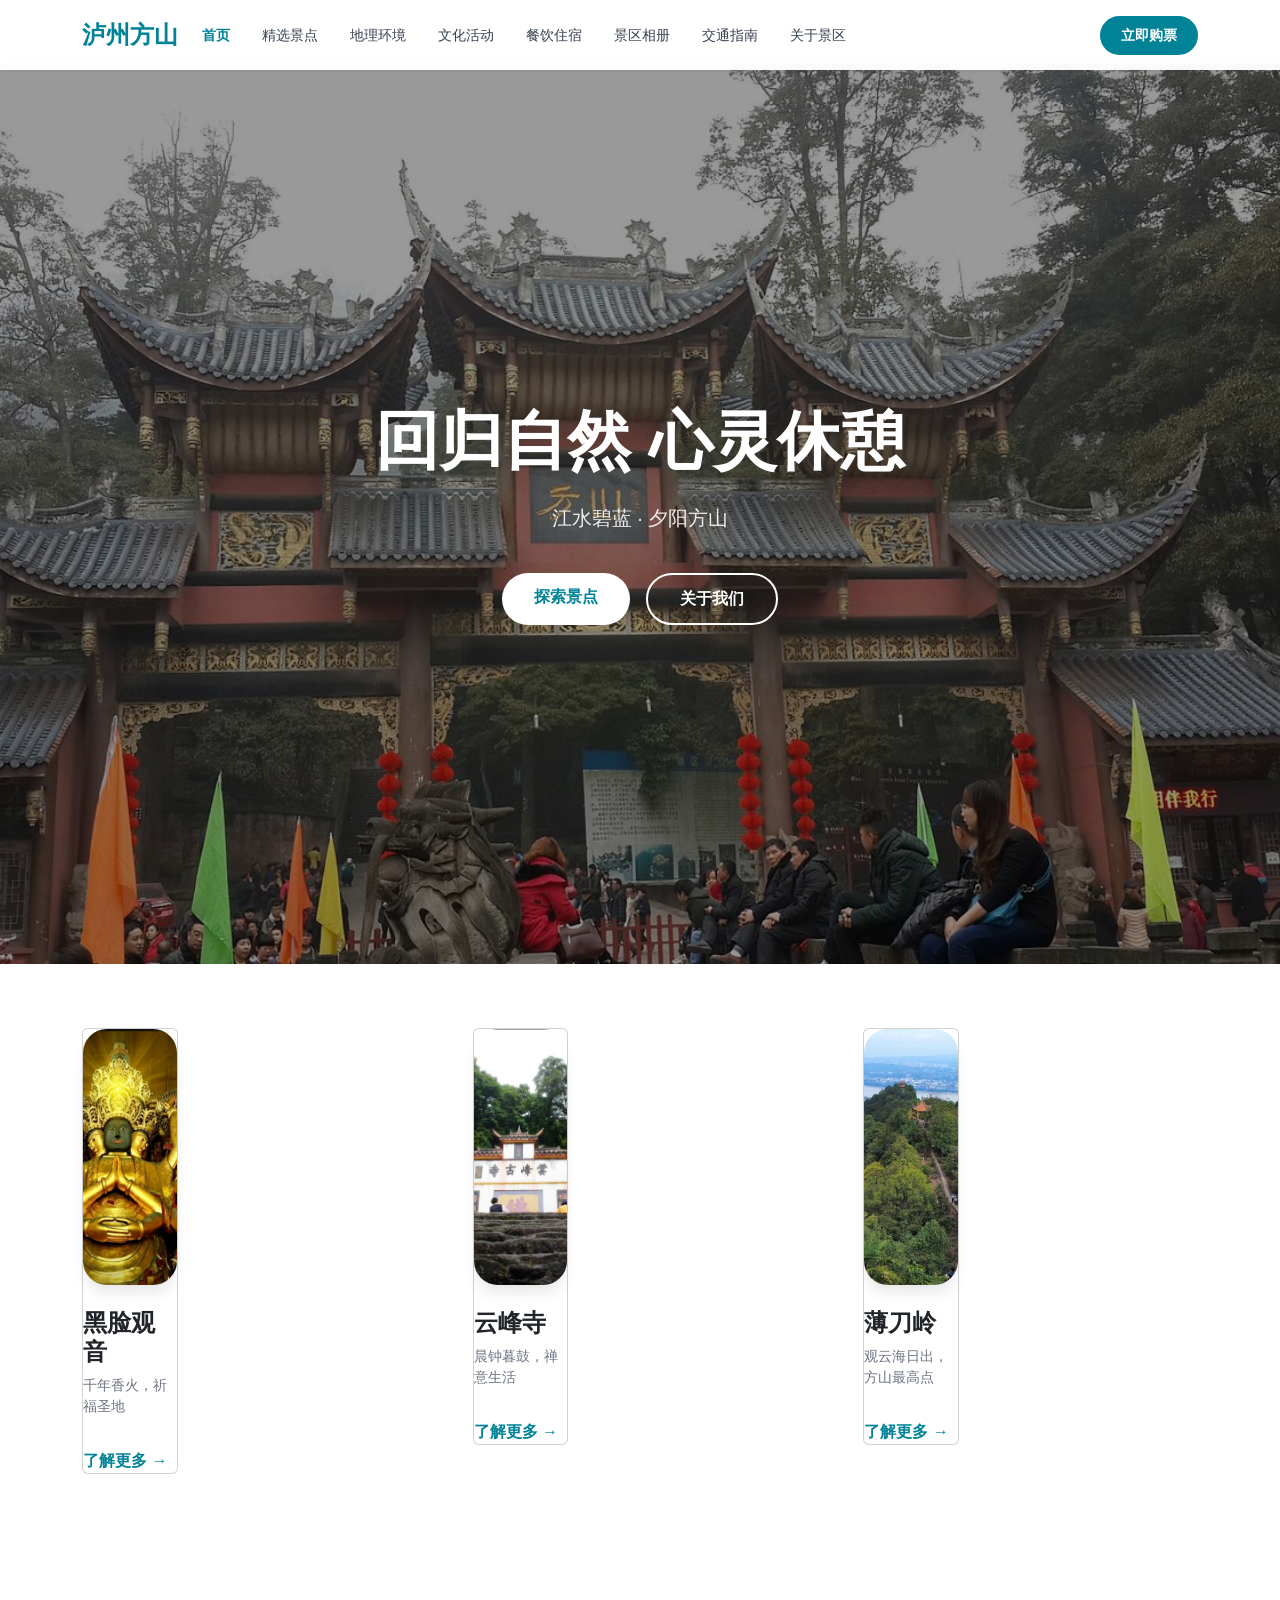
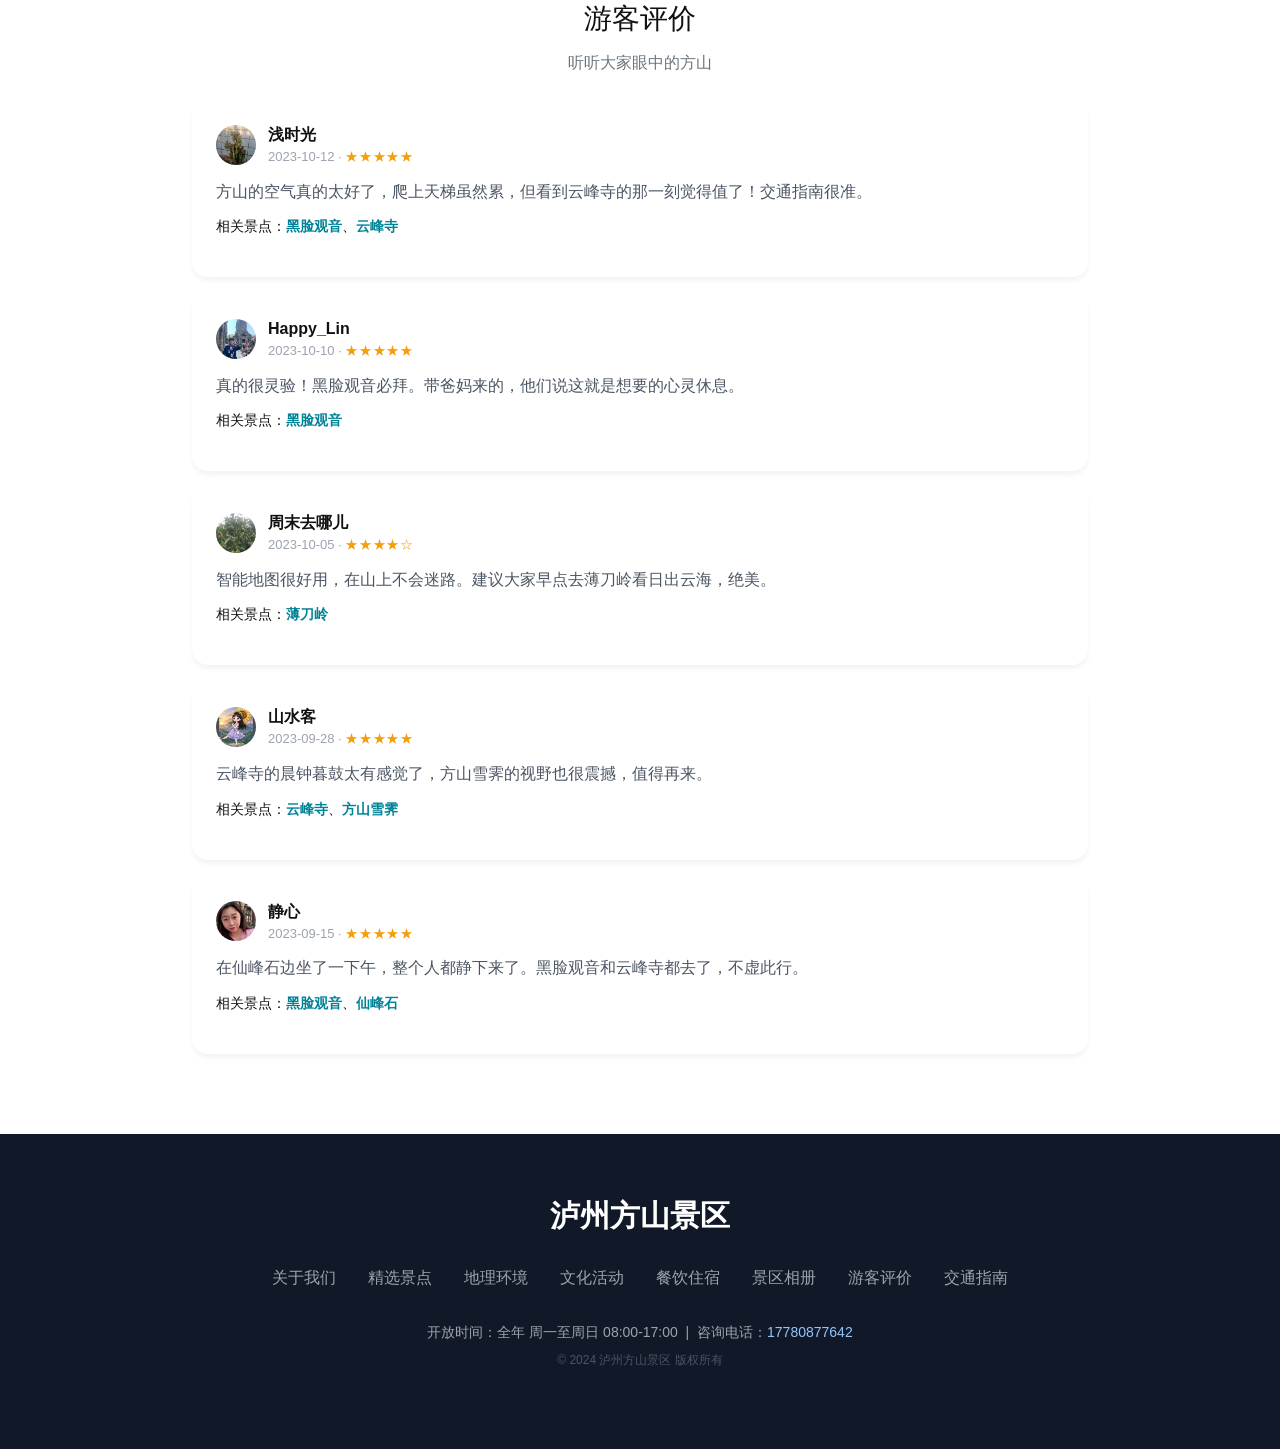
<file: index.html>
<!DOCTYPE html>
<html lang="zh-CN">

<head>
    <meta charset="UTF-8">
    <meta name="viewport" content="width=device-width, initial-scale=1.0">
    <title>泸州方山景区 - 首页</title>
    <link href="https://cdn.jsdelivr.net/npm/bootstrap@5.3.2/dist/css/bootstrap.min.css" rel="stylesheet">
    <link rel="stylesheet" href="css/main.css">
    <link rel="stylesheet" href="css/com.css">
    <link rel="stylesheet" href="css/bootstrap-override.css">
</head>

<body>
    <nav class="navbar navbar-expand-lg navbar-light fixed-top navbar-scenic">
        <div class="container">
            <a class="navbar-brand" href="index.html">泸州方山</a>
            <button class="navbar-toggler" type="button" data-bs-toggle="collapse" data-bs-target="#navbarMain" aria-controls="navbarMain" aria-expanded="false" aria-label="展开菜单">
                <span class="navbar-toggler-icon"></span>
            </button>
            <div class="collapse navbar-collapse" id="navbarMain">
                <ul class="navbar-nav me-auto mb-2 mb-lg-0 gap-lg-3">
                    <li class="nav-item"><a class="nav-link active" href="index.html">首页</a></li>
                    <li class="nav-item"><a class="nav-link" href="jingdian.html">精选景点</a></li>
                    <li class="nav-item"><a class="nav-link" href="dili.html">地理环境</a></li>
                    <li class="nav-item"><a class="nav-link" href="wenhuahuodong.html">文化活动</a></li>
                    <li class="nav-item"><a class="nav-link" href="canyin.html">餐饮住宿</a></li>
                    <li class="nav-item"><a class="nav-link" href="tuji.html">景区相册</a></li>
                    <li class="nav-item"><a class="nav-link" href="jiaotong.html">交通指南</a></li>
                    <li class="nav-item"><a class="nav-link" href="guanyu.html">关于景区</a></li>
                </ul>
                <a href="guanyu.html" class="btn btn-cta">立即购票</a>
            </div>
        </div>
    </nav>

    <section class="banner">
        <img src="img/shouye-banner.jpg" alt="方山景区">
        <div class="banner-overlay"></div>
        <div class="banner-content">
            <h1 class="animate-fade-in-up">回归自然 心灵休憩</h1>
            <p>江水碧蓝 · 夕阳方山</p>
            <div class="banner-btns">
                <a href="jingdian.html" class="btn-primary">探索景点</a>
                <a href="guanyu.html" class="btn-outline">关于我们</a>
            </div>
        </div>
    </section>

    <section class="section">
        <div class="container">
            <div class="row g-4 cards">
                <div class="col-12 col-md-6 col-lg-4">
                    <div class="card">
                        <a href="xiangqing-heilianguanyin.html" class="card-image">
                            <img src="img/heilianguanyin1.png" alt="黑脸观音">
                        </a>
                        <h3>黑脸观音</h3>
                        <p class="card-desc">千年香火，祈福圣地</p>
                        <a href="xiangqing-heilianguanyin.html" class="card-link">了解更多 &rarr;</a>
                    </div>
                </div>
                <div class="col-12 col-md-6 col-lg-4">
                    <div class="card">
                        <a href="xiangqing-yunfengsi.html" class="card-image">
                            <img src="img/yunfengsi1.png" alt="云峰寺">
                        </a>
                        <h3>云峰寺</h3>
                        <p class="card-desc">晨钟暮鼓，禅意生活</p>
                        <a href="xiangqing-yunfengsi.html" class="card-link">了解更多 &rarr;</a>
                    </div>
                </div>
                <div class="col-12 col-md-6 col-lg-4">
                    <div class="card">
                        <a href="xiangqing-bodaoling.html" class="card-image">
                            <img src="img/bodaoling1.jpeg" alt="薄刀岭">
                        </a>
                        <h3>薄刀岭</h3>
                        <p class="card-desc">观云海日出，方山最高点</p>
                        <a href="xiangqing-bodaoling.html" class="card-link">了解更多 &rarr;</a>
                    </div>
                </div>
            </div>
        </div>
    </section>

    <section class="section" id="pingjia">
        <div class="container">
        <h2 class="text-center mb-3" style="font-size:1.75rem;">游客评价</h2>
        <p class="text-center text-secondary mb-4">听听大家眼中的方山</p>
        <div class="review-list">
            <article class="review-card">
                <div class="review-card-header">
                    <img src="img/avatar1.jpg" alt="" class="review-avatar" width="40" height="40">
                    <div class="review-meta">
                        <div class="review-user">浅时光</div>
                        <div class="review-date">2023-10-12 · <span class="stars">★★★★★</span></div>
                    </div>
                </div>
                <p class="review-content">方山的空气真的太好了，爬上天梯虽然累，但看到云峰寺的那一刻觉得值了！交通指南很准。</p>
                <p class="review-link">相关景点：<a href="xiangqing-heilianguanyin.html">黑脸观音</a>、<a
                        href="xiangqing-yunfengsi.html">云峰寺</a>
                </p>
            </article>
            <article class="review-card">
                <div class="review-card-header">
                    <img src="img/avatar2.jpg" alt="" class="review-avatar" width="40" height="40">
                    <div class="review-meta">
                        <div class="review-user">Happy_Lin</div>
                        <div class="review-date">2023-10-10 · <span class="stars">★★★★★</span></div>
                    </div>
                </div>
                <p class="review-content">真的很灵验！黑脸观音必拜。带爸妈来的，他们说这就是想要的心灵休息。</p>
                <p class="review-link">相关景点：<a href="xiangqing-heilianguanyin.html">黑脸观音</a></p>
            </article>
            <article class="review-card">
                <div class="review-card-header">
                    <img src="img/avatar3.jpg" alt="" class="review-avatar" width="40" height="40">
                    <div class="review-meta">
                        <div class="review-user">周末去哪儿</div>
                        <div class="review-date">2023-10-05 · <span class="stars">★★★★☆</span></div>
                    </div>
                </div>
                <p class="review-content">智能地图很好用，在山上不会迷路。建议大家早点去薄刀岭看日出云海，绝美。</p>
                <p class="review-link">相关景点：<a href="xiangqing-bodaoling.html">薄刀岭</a></p>
            </article>
            <article class="review-card">
                <div class="review-card-header">
                    <img src="img/avatar4.jpg" alt="" class="review-avatar" width="40" height="40">
                    <div class="review-meta">
                        <div class="review-user">山水客</div>
                        <div class="review-date">2023-09-28 · <span class="stars">★★★★★</span></div>
                    </div>
                </div>
                <p class="review-content">云峰寺的晨钟暮鼓太有感觉了，方山雪霁的视野也很震撼，值得再来。</p>
                <p class="review-link">相关景点：<a href="xiangqing-yunfengsi.html">云峰寺</a>、<a
                        href="xiangqing-fangshanxueji.html">方山雪霁</a></p>
            </article>
            <article class="review-card">
                <div class="review-card-header">
                    <img src="img/avatar5.jpg" alt="" class="review-avatar" width="40" height="40">
                    <div class="review-meta">
                        <div class="review-user">静心</div>
                        <div class="review-date">2023-09-15 · <span class="stars">★★★★★</span></div>
                    </div>
                </div>
                <p class="review-content">在仙峰石边坐了一下午，整个人都静下来了。黑脸观音和云峰寺都去了，不虚此行。</p>
                <p class="review-link">相关景点：<a href="xiangqing-heilianguanyin.html">黑脸观音</a>、<a
                        href="xiangqing-xianfengshi.html">仙峰石</a></p>
            </article>
        </div>
        </div>
    </section>

    <footer class="footer">
        <div class="container">
            <h2>泸州方山景区</h2>
            <div class="footer-links">
                <a href="guanyu.html">关于我们</a>
                <a href="jingdian.html">精选景点</a>
                <a href="dili.html">地理环境</a>
                <a href="wenhuahuodong.html">文化活动</a>
                <a href="canyin.html">餐饮住宿</a>
                <a href="tuji.html">景区相册</a>
                <a href="index.html#pingjia">游客评价</a>
                <a href="jiaotong.html">交通指南</a>
            </div>
            <p class="footer-info">开放时间：全年 周一至周日 08:00-17:00 &nbsp;|&nbsp; 咨询电话：<a href="tel:17780877642">17780877642</a></p>
            <p class="footer-copy">&copy; 2024 泸州方山景区 版权所有</p>
        </div>
    </footer>

    <script src="https://cdn.jsdelivr.net/npm/bootstrap@5.3.2/dist/js/bootstrap.bundle.min.js"></script>
    <script src="js/main.js"></script>
</body>

</html>
</file>
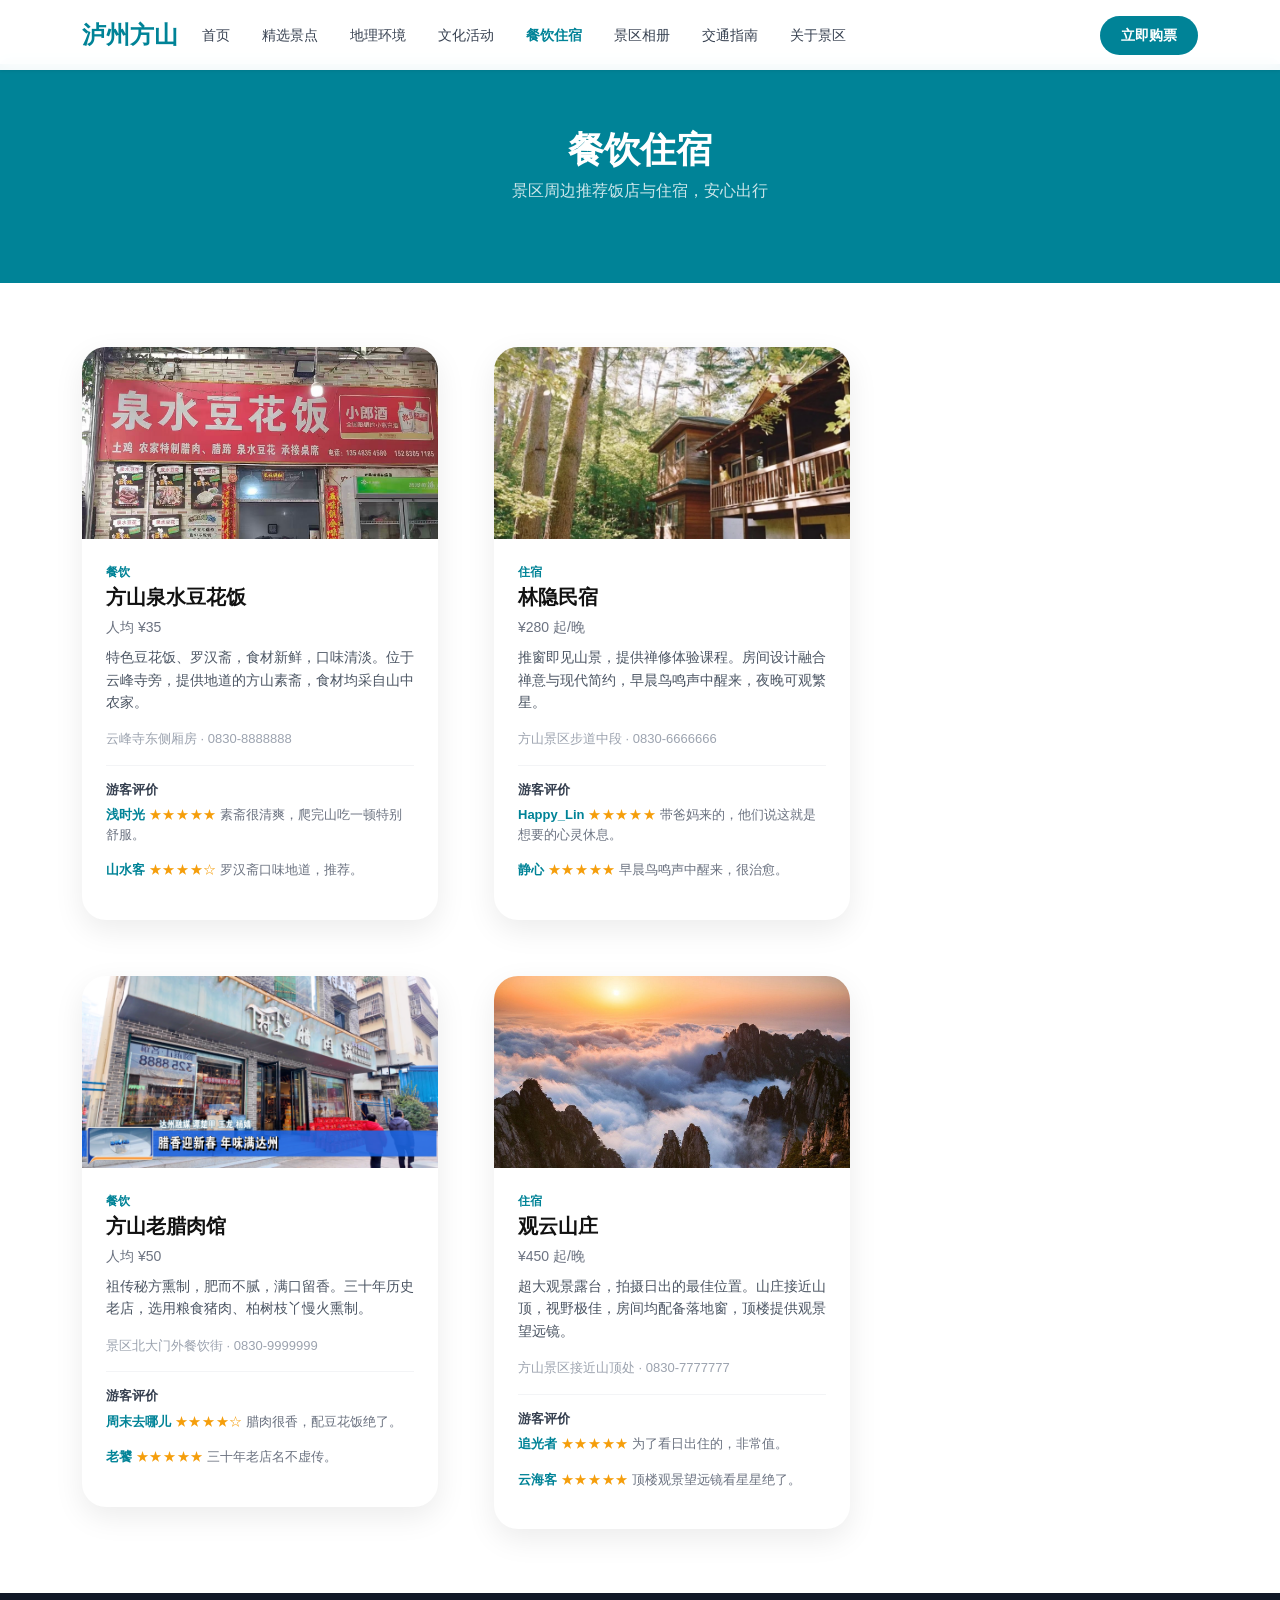
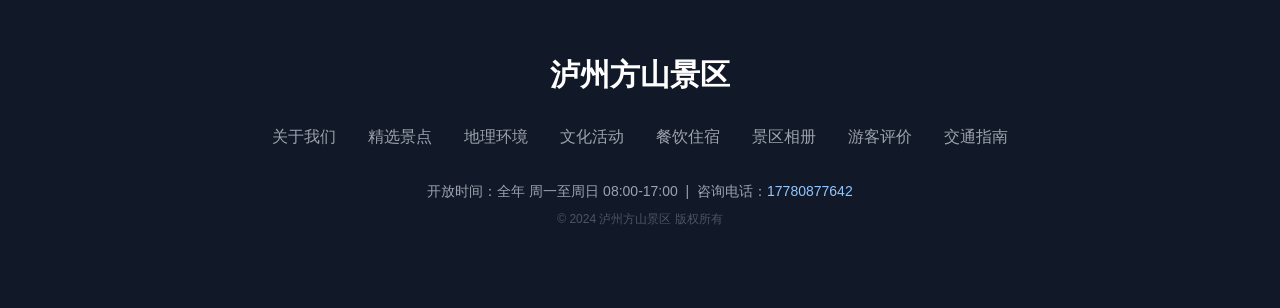
<file: canyin.html>
<!DOCTYPE html>
<html lang="zh-CN">

<head>
    <meta charset="UTF-8">
    <meta name="viewport" content="width=device-width, initial-scale=1.0">
    <title>餐饮住宿 - 泸州方山景区</title>
    <link href="https://cdn.jsdelivr.net/npm/bootstrap@5.3.2/dist/css/bootstrap.min.css" rel="stylesheet">
    <link rel="stylesheet" href="css/main.css">
    <link rel="stylesheet" href="css/com.css">
    <link rel="stylesheet" href="css/bootstrap-override.css">
</head>

<body>
    <nav class="navbar navbar-expand-lg navbar-light fixed-top navbar-scenic">
        <div class="container">
            <a class="navbar-brand" href="index.html">泸州方山</a>
            <button class="navbar-toggler" type="button" data-bs-toggle="collapse" data-bs-target="#navbarMain" aria-controls="navbarMain" aria-expanded="false" aria-label="展开菜单">
                <span class="navbar-toggler-icon"></span>
            </button>
            <div class="collapse navbar-collapse" id="navbarMain">
                <ul class="navbar-nav me-auto mb-2 mb-lg-0 gap-lg-3">
                    <li class="nav-item"><a class="nav-link" href="index.html">首页</a></li>
                    <li class="nav-item"><a class="nav-link" href="jingdian.html">精选景点</a></li>
                    <li class="nav-item"><a class="nav-link" href="dili.html">地理环境</a></li>
                    <li class="nav-item"><a class="nav-link" href="wenhuahuodong.html">文化活动</a></li>
                    <li class="nav-item"><a class="nav-link active" href="canyin.html">餐饮住宿</a></li>
                    <li class="nav-item"><a class="nav-link" href="tuji.html">景区相册</a></li>
                    <li class="nav-item"><a class="nav-link" href="jiaotong.html">交通指南</a></li>
                    <li class="nav-item"><a class="nav-link" href="guanyu.html">关于景区</a></li>
                </ul>
                <a href="guanyu.html" class="btn btn-cta">立即购票</a>
            </div>
        </div>
    </nav>
    <header class="page-header">
        <h1>餐饮住宿</h1>
        <p>景区周边推荐饭店与住宿，安心出行</p>
    </header>
    <section class="section">
        <div class="container">
        <div class="row g-4 food-grid">
            <div class="col-12 col-md-6 col-lg-4"><article class="food-card">
                <div class="food-card-image"><img src="img/quanshui-douhuafan.jpg" alt="泉水豆花饭"></div>
                <div class="food-card-body">
                    <div class="food-card-type">餐饮</div>
                    <h3>方山泉水豆花饭</h3>
                    <p class="food-card-price">人均 ¥35</p>
                    <p class="food-card-desc">特色豆花饭、罗汉斋，食材新鲜，口味清淡。位于云峰寺旁，提供地道的方山素斋，食材均采自山中农家。</p>
                    <p class="food-card-loc">云峰寺东侧厢房 · 0830-8888888</p>
                    <div class="food-reviews">
                        <h4>游客评价</h4>
                        <p class="review-snippet"><span class="user">浅时光</span> <span class="stars">★★★★★</span>
                            素斋很清爽，爬完山吃一顿特别舒服。</p>
                        <p class="review-snippet"><span class="user">山水客</span> <span class="stars">★★★★☆</span>
                            罗汉斋口味地道，推荐。</p>
                    </div>
                </div>
            </article></div>
            <div class="col-12 col-md-6 col-lg-4"><article class="food-card">
                <div class="food-card-image"><img src="img/minsu.png" alt="林隐民宿"></div>
                <div class="food-card-body">
                    <div class="food-card-type">住宿</div>
                    <h3>林隐民宿</h3>
                    <p class="food-card-price">¥280 起/晚</p>
                    <p class="food-card-desc">推窗即见山景，提供禅修体验课程。房间设计融合禅意与现代简约，早晨鸟鸣声中醒来，夜晚可观繁星。</p>
                    <p class="food-card-loc">方山景区步道中段 · 0830-6666666</p>
                    <div class="food-reviews">
                        <h4>游客评价</h4>
                        <p class="review-snippet"><span class="user">Happy_Lin</span> <span class="stars">★★★★★</span>
                            带爸妈来的，他们说这就是想要的心灵休息。</p>
                        <p class="review-snippet"><span class="user">静心</span> <span class="stars">★★★★★</span>
                            早晨鸟鸣声中醒来，很治愈。</p>
                    </div>
                </div>
            </article></div>
            <div class="col-12 col-md-6 col-lg-4"><article class="food-card">
                <div class="food-card-image"><img src="img/larouguan.png" alt="方山老腊肉馆"></div>
                <div class="food-card-body">
                    <div class="food-card-type">餐饮</div>
                    <h3>方山老腊肉馆</h3>
                    <p class="food-card-price">人均 ¥50</p>
                    <p class="food-card-desc">祖传秘方熏制，肥而不腻，满口留香。三十年历史老店，选用粮食猪肉、柏树枝丫慢火熏制。</p>
                    <p class="food-card-loc">景区北大门外餐饮街 · 0830-9999999</p>
                    <div class="food-reviews">
                        <h4>游客评价</h4>
                        <p class="review-snippet"><span class="user">周末去哪儿</span> <span class="stars">★★★★☆</span>
                            腊肉很香，配豆花饭绝了。</p>
                        <p class="review-snippet"><span class="user">老饕</span> <span class="stars">★★★★★</span>
                            三十年老店名不虚传。</p>
                    </div>
                </div>
            </article></div>
            <div class="col-12 col-md-6 col-lg-4"><article class="food-card">
                <div class="food-card-image"><img src="img/guanyu-banner.jpg" alt="观云山庄"></div>
                <div class="food-card-body">
                    <div class="food-card-type">住宿</div>
                    <h3>观云山庄</h3>
                    <p class="food-card-price">¥450 起/晚</p>
                    <p class="food-card-desc">超大观景露台，拍摄日出的最佳位置。山庄接近山顶，视野极佳，房间均配备落地窗，顶楼提供观景望远镜。</p>
                    <p class="food-card-loc">方山景区接近山顶处 · 0830-7777777</p>
                    <div class="food-reviews">
                        <h4>游客评价</h4>
                        <p class="review-snippet"><span class="user">追光者</span> <span class="stars">★★★★★</span>
                            为了看日出住的，非常值。</p>
                        <p class="review-snippet"><span class="user">云海客</span> <span class="stars">★★★★★</span>
                            顶楼观景望远镜看星星绝了。</p>
                    </div>
                </div>
            </article></div>
        </div>
        </div>
    </section>
    <footer class="footer">
        <div class="container">
            <h2>泸州方山景区</h2>
            <div class="footer-links">
                <a href="guanyu.html">关于我们</a>
                <a href="jingdian.html">精选景点</a>
                <a href="dili.html">地理环境</a>
                <a href="wenhuahuodong.html">文化活动</a>
                <a href="canyin.html">餐饮住宿</a>
                <a href="tuji.html">景区相册</a>
                <a href="index.html#pingjia">游客评价</a>
                <a href="jiaotong.html">交通指南</a>
            </div>
            <p class="footer-info">开放时间：全年 周一至周日 08:00-17:00 &nbsp;|&nbsp; 咨询电话：<a
                    href="tel:17780877642">17780877642</a></p>
            <p class="footer-copy">&copy; 2024 泸州方山景区 版权所有</p>
        </div>
    </footer>
    <script src="https://cdn.jsdelivr.net/npm/bootstrap@5.3.2/dist/js/bootstrap.bundle.min.js"></script>
    <script src="js/main.js"></script>
</body>

</html>
</file>
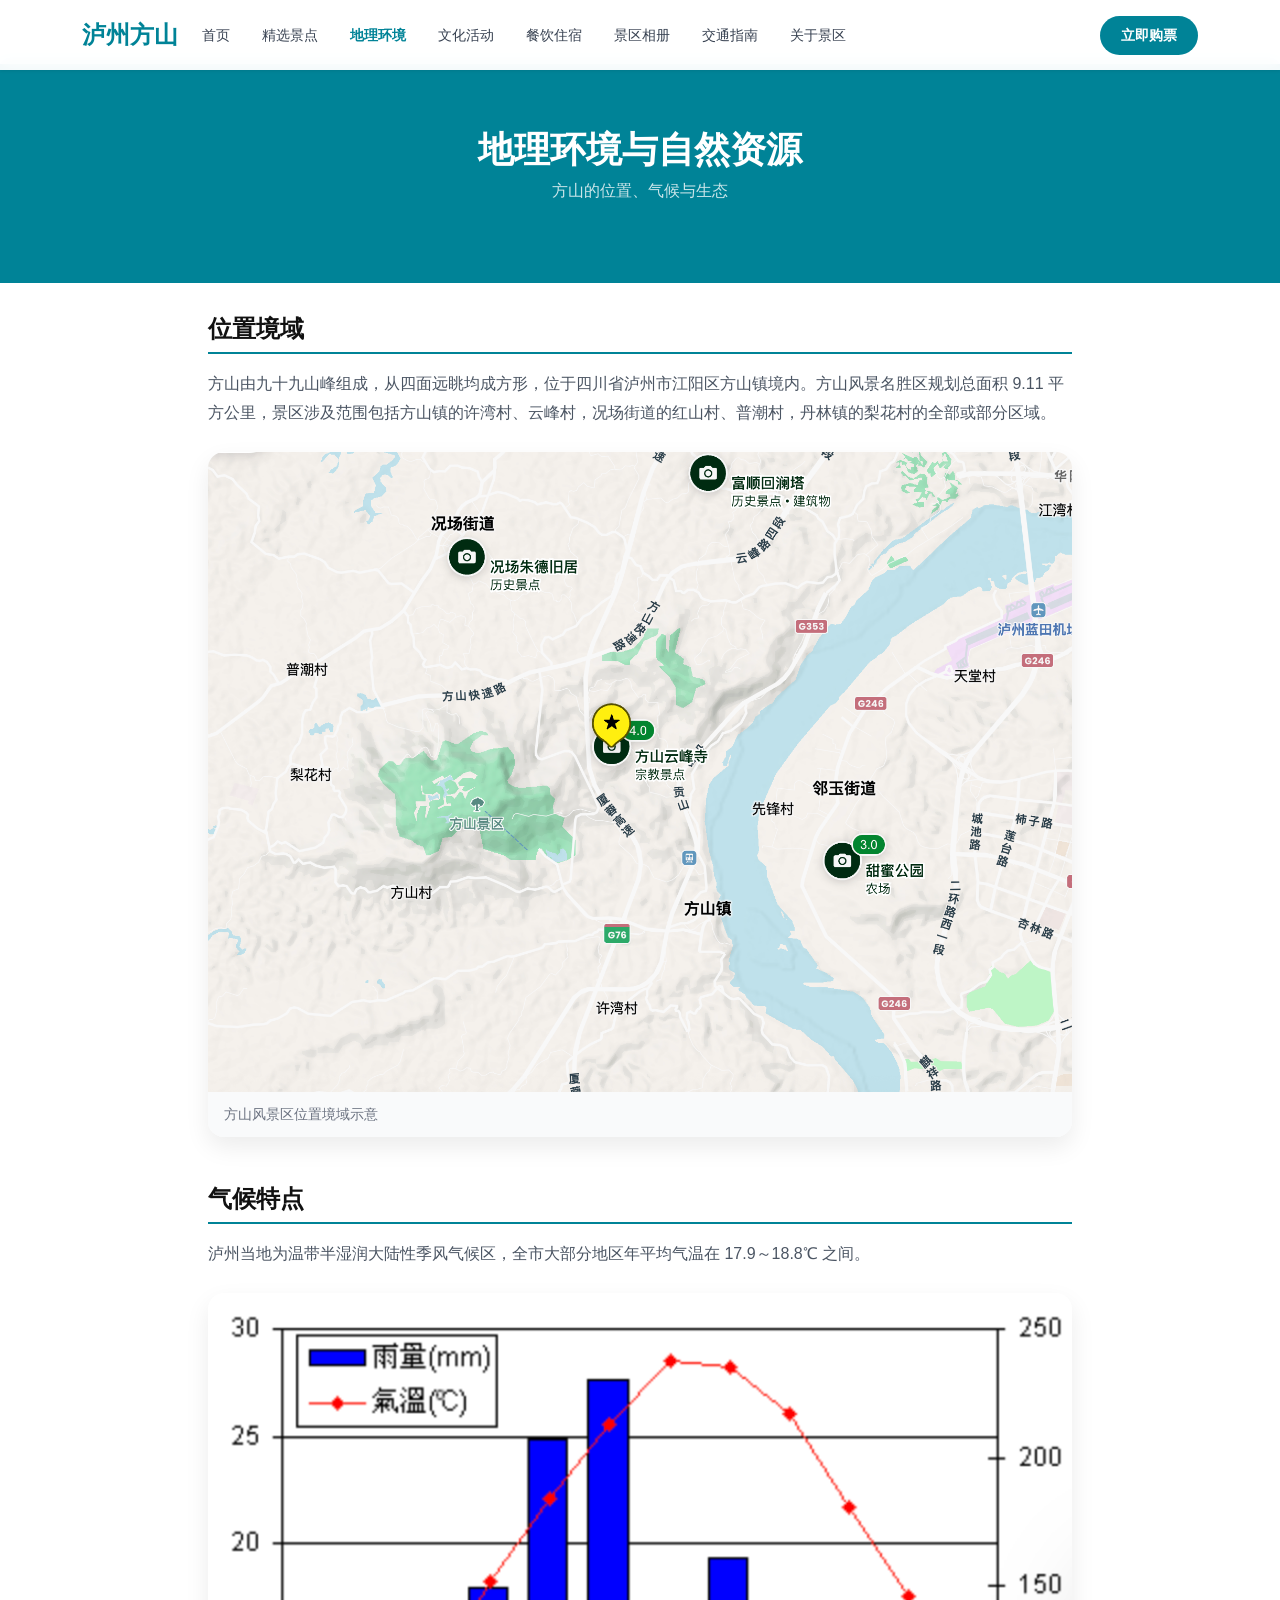
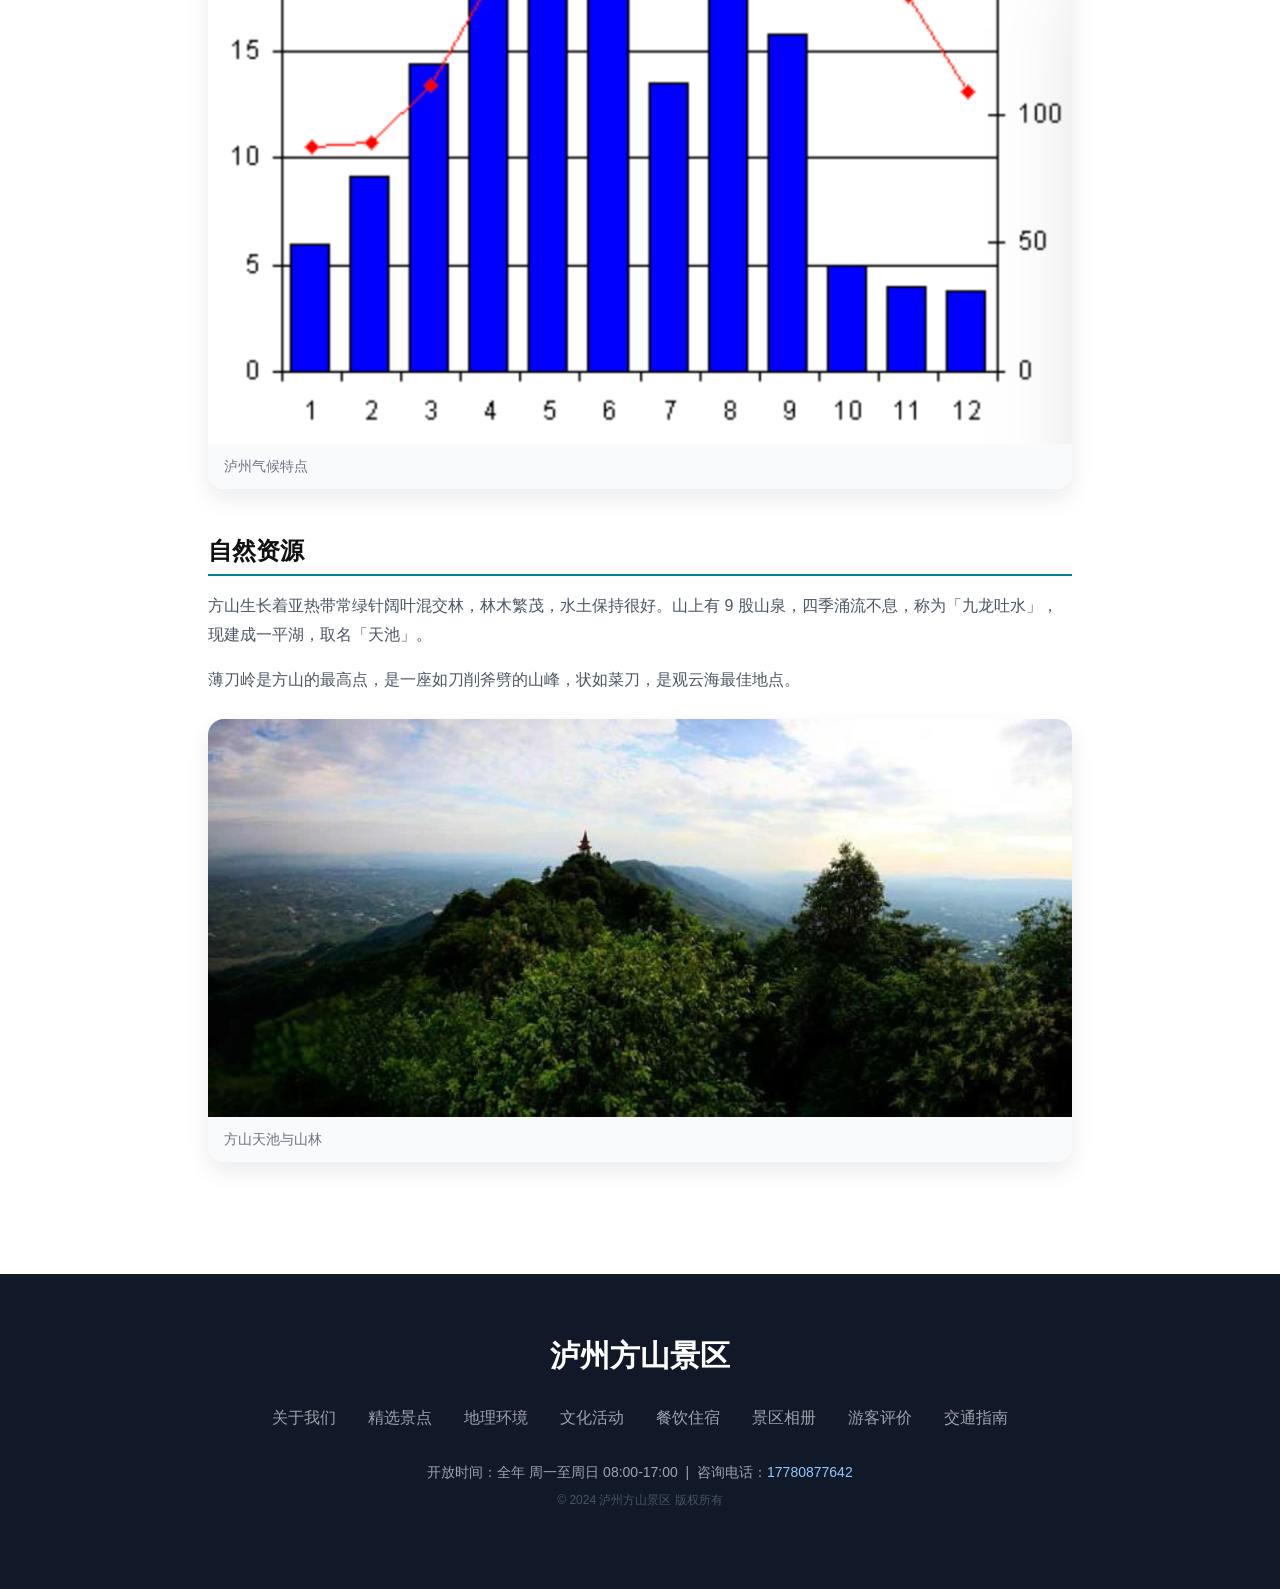
<file: dili.html>
<!DOCTYPE html>
<html lang="zh-CN">

<head>
    <meta charset="UTF-8">
    <meta name="viewport" content="width=device-width, initial-scale=1.0">
    <title>地理环境与自然资源 - 泸州方山景区</title>
    <link href="https://cdn.jsdelivr.net/npm/bootstrap@5.3.2/dist/css/bootstrap.min.css" rel="stylesheet">
    <link rel="stylesheet" href="css/main.css">
    <link rel="stylesheet" href="css/com.css">
    <link rel="stylesheet" href="css/bootstrap-override.css">
</head>

<body>
    <nav class="navbar navbar-expand-lg navbar-light fixed-top navbar-scenic">
        <div class="container">
            <a class="navbar-brand" href="index.html">泸州方山</a>
            <button class="navbar-toggler" type="button" data-bs-toggle="collapse" data-bs-target="#navbarMain" aria-controls="navbarMain" aria-expanded="false" aria-label="展开菜单">
                <span class="navbar-toggler-icon"></span>
            </button>
            <div class="collapse navbar-collapse" id="navbarMain">
                <ul class="navbar-nav me-auto mb-2 mb-lg-0 gap-lg-3">
                    <li class="nav-item"><a class="nav-link" href="index.html">首页</a></li>
                    <li class="nav-item"><a class="nav-link" href="jingdian.html">精选景点</a></li>
                    <li class="nav-item"><a class="nav-link active" href="dili.html">地理环境</a></li>
                    <li class="nav-item"><a class="nav-link" href="wenhuahuodong.html">文化活动</a></li>
                    <li class="nav-item"><a class="nav-link" href="canyin.html">餐饮住宿</a></li>
                    <li class="nav-item"><a class="nav-link" href="tuji.html">景区相册</a></li>
                    <li class="nav-item"><a class="nav-link" href="jiaotong.html">交通指南</a></li>
                    <li class="nav-item"><a class="nav-link" href="guanyu.html">关于景区</a></li>
                </ul>
                <a href="guanyu.html" class="btn btn-cta">立即购票</a>
            </div>
        </div>
    </nav>

    <header class="page-header">
        <h1>地理环境与自然资源</h1>
        <p>方山的位置、气候与生态</p>
    </header>

    <div class="container">
    <div class="content-page">
        <section class="content-section">
            <h2>位置境域</h2>
            <div class="prose">
                <p>方山由九十九山峰组成，从四面远眺均成方形，位于四川省泸州市江阳区方山镇境内。方山风景名胜区规划总面积 9.11
                    平方公里，景区涉及范围包括方山镇的许湾村、云峰村，况场街道的红山村、普潮村，丹林镇的梨花村的全部或部分区域。</p>
            </div>
            <figure class="content-figure">
                <img src="img/dili-weizhi.png" alt="方山位置境域">
                <figcaption>方山风景区位置境域示意</figcaption>
            </figure>
        </section>

        <section class="content-section">
            <h2>气候特点</h2>
            <div class="prose">
                <p>泸州当地为温带半湿润大陆性季风气候区，全市大部分地区年平均气温在 17.9～18.8℃ 之间。</p>
            </div>
            <figure class="content-figure">
                <img src="img/dili-qihou.png" alt="泸州气候">
                <figcaption>泸州气候特点</figcaption>
            </figure>
        </section>

        <section class="content-section">
            <h2>自然资源</h2>
            <div class="prose">
                <p>方山生长着亚热带常绿针阔叶混交林，林木繁茂，水土保持很好。山上有 9 股山泉，四季涌流不息，称为「九龙吐水」，现建成一平湖，取名「天池」。</p>
                <p>薄刀岭是方山的最高点，是一座如刀削斧劈的山峰，状如菜刀，是观云海最佳地点。</p>
            </div>
            <figure class="content-figure">
                <img src="img/ziran.webp" alt="方山自然资源">
                <figcaption>方山天池与山林</figcaption>
            </figure>
        </section>
    </div>
    </div>

    <footer class="footer">
        <div class="container">
            <h2>泸州方山景区</h2>
            <div class="footer-links">
                <a href="guanyu.html">关于我们</a>
                <a href="jingdian.html">精选景点</a>
                <a href="dili.html">地理环境</a>
                <a href="wenhuahuodong.html">文化活动</a>
                <a href="canyin.html">餐饮住宿</a>
                <a href="tuji.html">景区相册</a>
                <a href="index.html#pingjia">游客评价</a>
                <a href="jiaotong.html">交通指南</a>
            </div>
            <p class="footer-info">开放时间：全年 周一至周日 08:00-17:00 &nbsp;|&nbsp; 咨询电话：<a href="tel:17780877642">17780877642</a></p>
            <p class="footer-copy">&copy; 2024 泸州方山景区 版权所有</p>
        </div>
    </footer>

    <script src="https://cdn.jsdelivr.net/npm/bootstrap@5.3.2/dist/js/bootstrap.bundle.min.js"></script>
    <script src="js/main.js"></script>
</body>

</html>
</file>
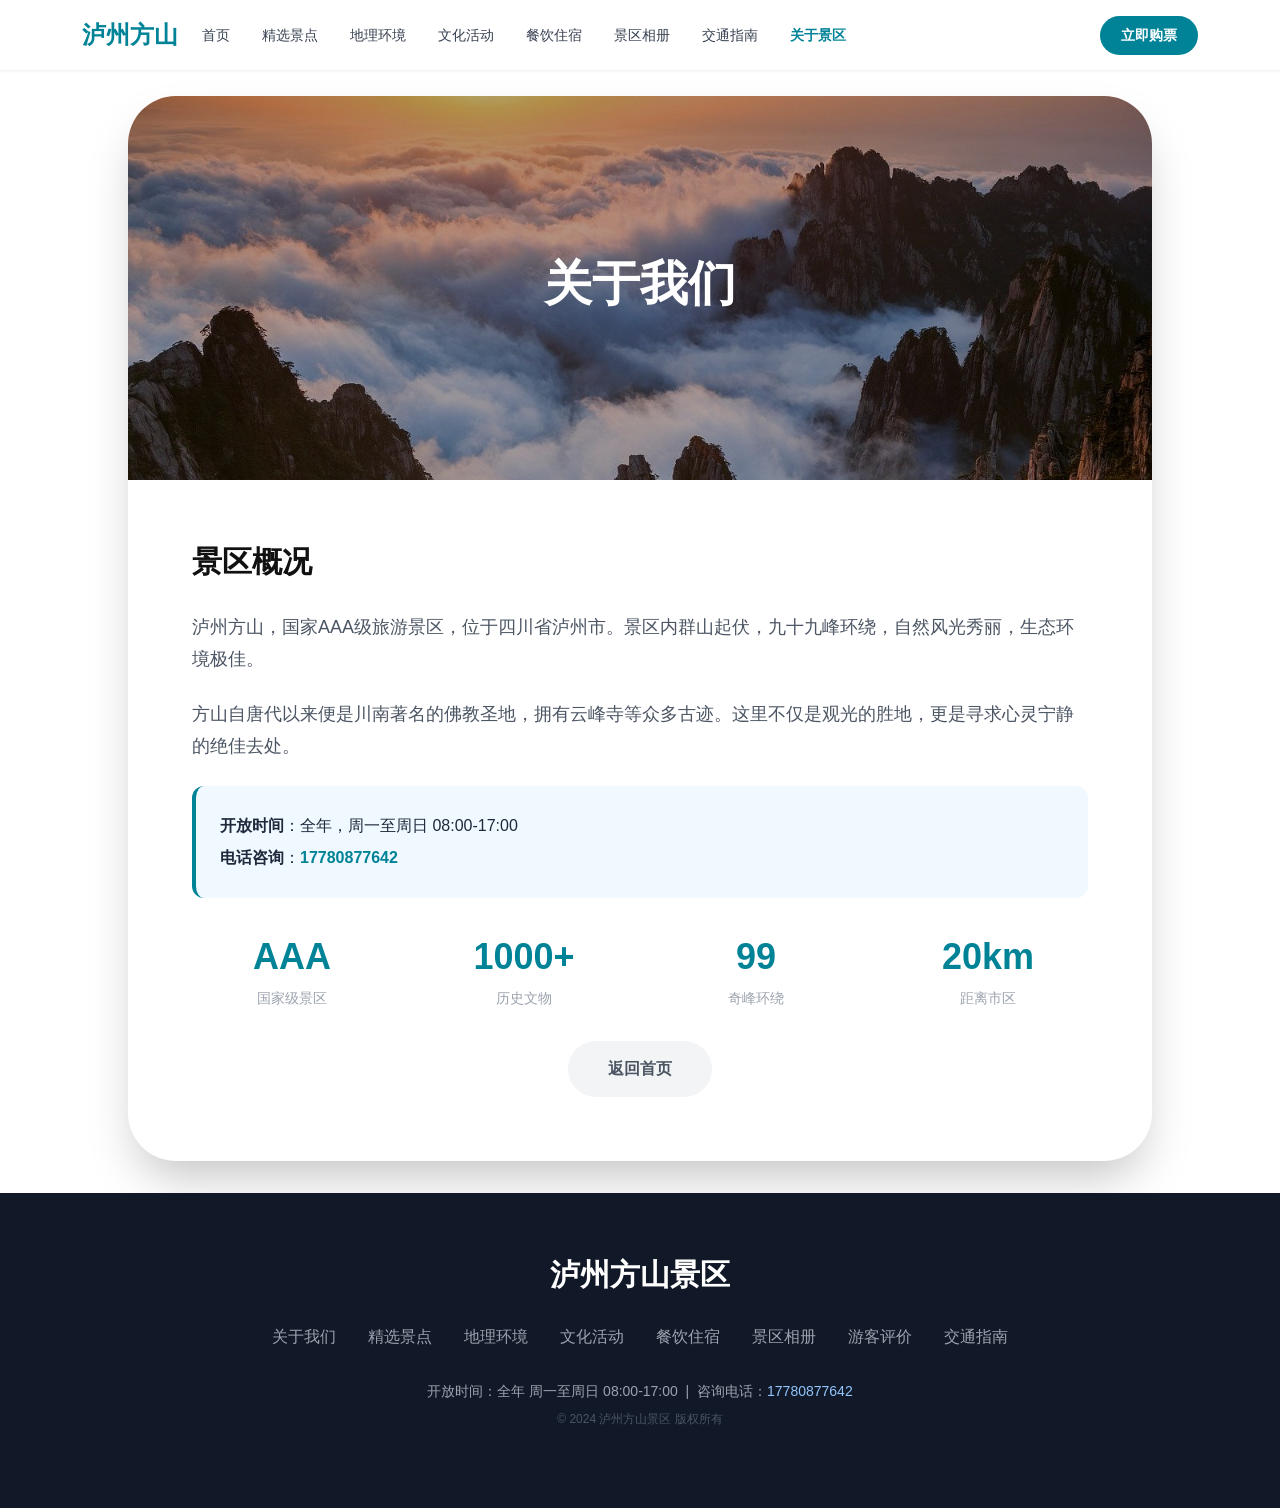
<file: guanyu.html>
<!DOCTYPE html>
<html lang="zh-CN">

<head>
    <meta charset="UTF-8">
    <meta name="viewport" content="width=device-width, initial-scale=1.0">
    <title>关于方山 - 景区简介</title>
    <link href="https://cdn.jsdelivr.net/npm/bootstrap@5.3.2/dist/css/bootstrap.min.css" rel="stylesheet">
    <link rel="stylesheet" href="css/main.css">
    <link rel="stylesheet" href="css/com.css">
    <link rel="stylesheet" href="css/bootstrap-override.css">
</head>

<body>
    <nav class="navbar navbar-expand-lg navbar-light fixed-top navbar-scenic">
        <div class="container">
            <a class="navbar-brand" href="index.html">泸州方山</a>
            <button class="navbar-toggler" type="button" data-bs-toggle="collapse" data-bs-target="#navbarMain" aria-controls="navbarMain" aria-expanded="false" aria-label="展开菜单">
                <span class="navbar-toggler-icon"></span>
            </button>
            <div class="collapse navbar-collapse" id="navbarMain">
                <ul class="navbar-nav me-auto mb-2 mb-lg-0 gap-lg-3">
                    <li class="nav-item"><a class="nav-link" href="index.html">首页</a></li>
                    <li class="nav-item"><a class="nav-link" href="jingdian.html">精选景点</a></li>
                    <li class="nav-item"><a class="nav-link" href="dili.html">地理环境</a></li>
                    <li class="nav-item"><a class="nav-link" href="wenhuahuodong.html">文化活动</a></li>
                    <li class="nav-item"><a class="nav-link" href="canyin.html">餐饮住宿</a></li>
                    <li class="nav-item"><a class="nav-link" href="tuji.html">景区相册</a></li>
                    <li class="nav-item"><a class="nav-link" href="jiaotong.html">交通指南</a></li>
                    <li class="nav-item"><a class="nav-link active" href="guanyu.html">关于景区</a></li>
                </ul>
                <a href="guanyu.html" class="btn btn-cta">立即购票</a>
            </div>
        </div>
    </nav>

    <div class="container">
    <div class="about-card">
        <div class="about-banner">
            <img src="img/guanyu-banner.jpg" alt="方山景区">
            <div class="about-banner-overlay">
                <h1>关于我们</h1>
            </div>
        </div>
        <div class="about-body">
            <h2>景区概况</h2>
            <p class="intro">泸州方山，国家AAA级旅游景区，位于四川省泸州市。景区内群山起伏，九十九峰环绕，自然风光秀丽，生态环境极佳。</p>
            <p class="intro">方山自唐代以来便是川南著名的佛教圣地，拥有云峰寺等众多古迹。这里不仅是观光的胜地，更是寻求心灵宁静的绝佳去处。</p>
            <div class="about-info">
                <p><strong>开放时间</strong>：全年，周一至周日 08:00-17:00</p>
                <p><strong>电话咨询</strong>：<a href="tel:17780877642">17780877642</a></p>
            </div>
            <div class="stats">
                <div class="stat">
                    <div class="stat-value">AAA</div>
                    <div class="stat-label">国家级景区</div>
                </div>
                <div class="stat">
                    <div class="stat-value">1000+</div>
                    <div class="stat-label">历史文物</div>
                </div>
                <div class="stat">
                    <div class="stat-value">99</div>
                    <div class="stat-label">奇峰环绕</div>
                </div>
                <div class="stat">
                    <div class="stat-value">20km</div>
                    <div class="stat-label">距离市区</div>
                </div>
            </div>
            <div class="about-back">
                <a href="index.html" class="btn-secondary">返回首页</a>
            </div>
        </div>
    </div>
    </div>

    <footer class="footer">
        <div class="container">
            <h2>泸州方山景区</h2>
            <div class="footer-links">
                <a href="guanyu.html">关于我们</a>
                <a href="jingdian.html">精选景点</a>
                <a href="dili.html">地理环境</a>
                <a href="wenhuahuodong.html">文化活动</a>
                <a href="canyin.html">餐饮住宿</a>
                <a href="tuji.html">景区相册</a>
                <a href="index.html#pingjia">游客评价</a>
                <a href="jiaotong.html">交通指南</a>
            </div>
            <p class="footer-info">开放时间：全年 周一至周日 08:00-17:00 &nbsp;|&nbsp; 咨询电话：<a href="tel:17780877642">17780877642</a></p>
            <p class="footer-copy">&copy; 2024 泸州方山景区 版权所有</p>
        </div>
    </footer>

    <script src="https://cdn.jsdelivr.net/npm/bootstrap@5.3.2/dist/js/bootstrap.bundle.min.js"></script>
    <script src="js/main.js"></script>
</body>

</html>
</file>
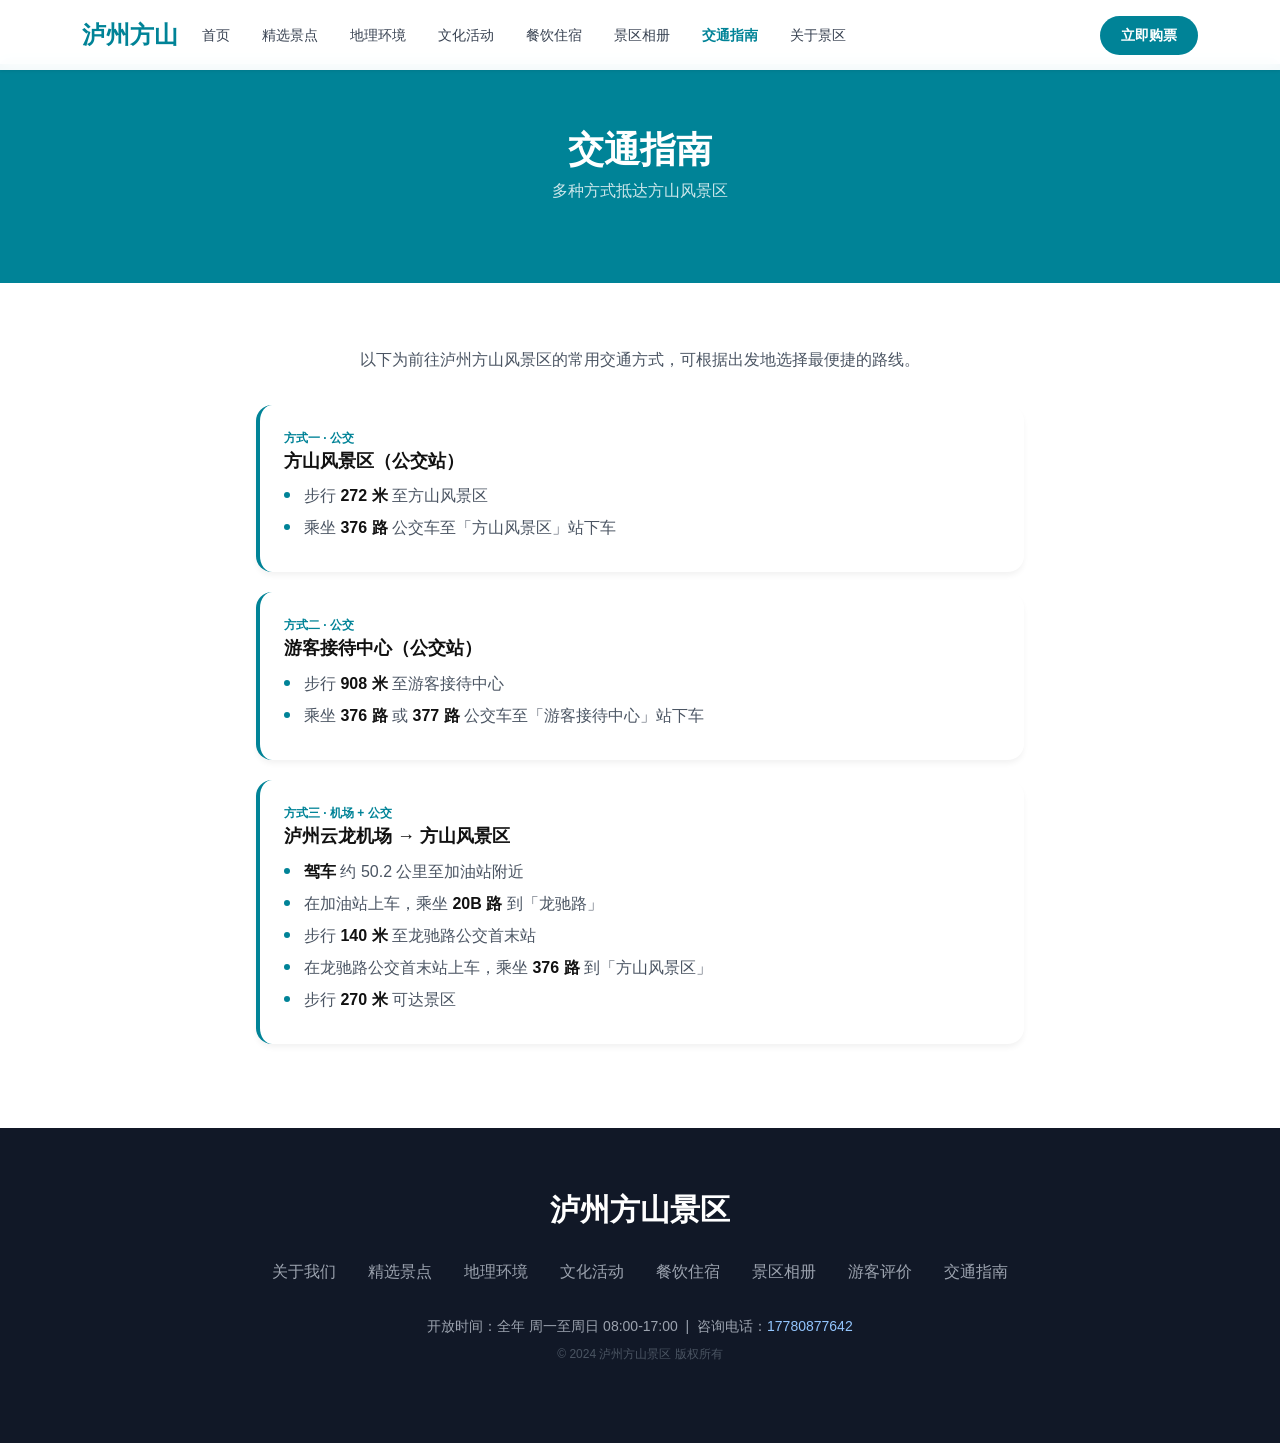
<file: jiaotong.html>
<!DOCTYPE html>
<html lang="zh-CN">

<head>
    <meta charset="UTF-8">
    <meta name="viewport" content="width=device-width, initial-scale=1.0">
    <title>交通指南 - 泸州方山景区</title>
    <link href="https://cdn.jsdelivr.net/npm/bootstrap@5.3.2/dist/css/bootstrap.min.css" rel="stylesheet">
    <link rel="stylesheet" href="css/main.css">
    <link rel="stylesheet" href="css/com.css">
    <link rel="stylesheet" href="css/bootstrap-override.css">
</head>

<body>
    <nav class="navbar navbar-expand-lg navbar-light fixed-top navbar-scenic">
        <div class="container">
            <a class="navbar-brand" href="index.html">泸州方山</a>
            <button class="navbar-toggler" type="button" data-bs-toggle="collapse" data-bs-target="#navbarMain" aria-controls="navbarMain" aria-expanded="false" aria-label="展开菜单">
                <span class="navbar-toggler-icon"></span>
            </button>
            <div class="collapse navbar-collapse" id="navbarMain">
                <ul class="navbar-nav me-auto mb-2 mb-lg-0 gap-lg-3">
                    <li class="nav-item"><a class="nav-link" href="index.html">首页</a></li>
                    <li class="nav-item"><a class="nav-link" href="jingdian.html">精选景点</a></li>
                    <li class="nav-item"><a class="nav-link" href="dili.html">地理环境</a></li>
                    <li class="nav-item"><a class="nav-link" href="wenhuahuodong.html">文化活动</a></li>
                    <li class="nav-item"><a class="nav-link" href="canyin.html">餐饮住宿</a></li>
                    <li class="nav-item"><a class="nav-link" href="tuji.html">景区相册</a></li>
                    <li class="nav-item"><a class="nav-link active" href="jiaotong.html">交通指南</a></li>
                    <li class="nav-item"><a class="nav-link" href="guanyu.html">关于景区</a></li>
                </ul>
                <a href="guanyu.html" class="btn btn-cta">立即购票</a>
            </div>
        </div>
    </nav>
    <header class="page-header">
        <h1>交通指南</h1>
        <p>多种方式抵达方山风景区</p>
    </header>
    <section class="section">
        <div class="container">
        <div class="traffic-section">
            <p class="traffic-intro">以下为前往泸州方山风景区的常用交通方式，可根据出发地选择最便捷的路线。</p>
            <article class="route-card">
                <div class="route-label">方式一 · 公交</div>
                <h3>方山风景区（公交站）</h3>
                <ul class="route-steps">
                    <li>步行 <strong>272 米</strong> 至方山风景区</li>
                    <li>乘坐 <strong>376 路</strong> 公交车至「方山风景区」站下车</li>
                </ul>
            </article>
            <article class="route-card">
                <div class="route-label">方式二 · 公交</div>
                <h3>游客接待中心（公交站）</h3>
                <ul class="route-steps">
                    <li>步行 <strong>908 米</strong> 至游客接待中心</li>
                    <li>乘坐 <strong>376 路</strong> 或 <strong>377 路</strong> 公交车至「游客接待中心」站下车</li>
                </ul>
            </article>
            <article class="route-card">
                <div class="route-label">方式三 · 机场 + 公交</div>
                <h3>泸州云龙机场 → 方山风景区</h3>
                <ul class="route-steps">
                    <li><strong>驾车</strong> 约 50.2 公里至加油站附近</li>
                    <li>在加油站上车，乘坐 <strong>20B 路</strong> 到「龙驰路」</li>
                    <li>步行 <strong>140 米</strong> 至龙驰路公交首末站</li>
                    <li>在龙驰路公交首末站上车，乘坐 <strong>376 路</strong> 到「方山风景区」</li>
                    <li>步行 <strong>270 米</strong> 可达景区</li>
                </ul>
            </article>
        </div>
        </div>
    </section>
    <footer class="footer">
        <div class="container">
            <h2>泸州方山景区</h2>
            <div class="footer-links">
                <a href="guanyu.html">关于我们</a>
                <a href="jingdian.html">精选景点</a>
                <a href="dili.html">地理环境</a>
                <a href="wenhuahuodong.html">文化活动</a>
                <a href="canyin.html">餐饮住宿</a>
                <a href="tuji.html">景区相册</a>
                <a href="index.html#pingjia">游客评价</a>
                <a href="jiaotong.html">交通指南</a>
            </div>
            <p class="footer-info">开放时间：全年 周一至周日 08:00-17:00 &nbsp;|&nbsp; 咨询电话：<a href="tel:17780877642">17780877642</a></p>
            <p class="footer-copy">&copy; 2024 泸州方山景区 版权所有</p>
        </div>
    </footer>
    <script src="https://cdn.jsdelivr.net/npm/bootstrap@5.3.2/dist/js/bootstrap.bundle.min.js"></script>
    <script src="js/main.js"></script>
</body>

</html>
</file>
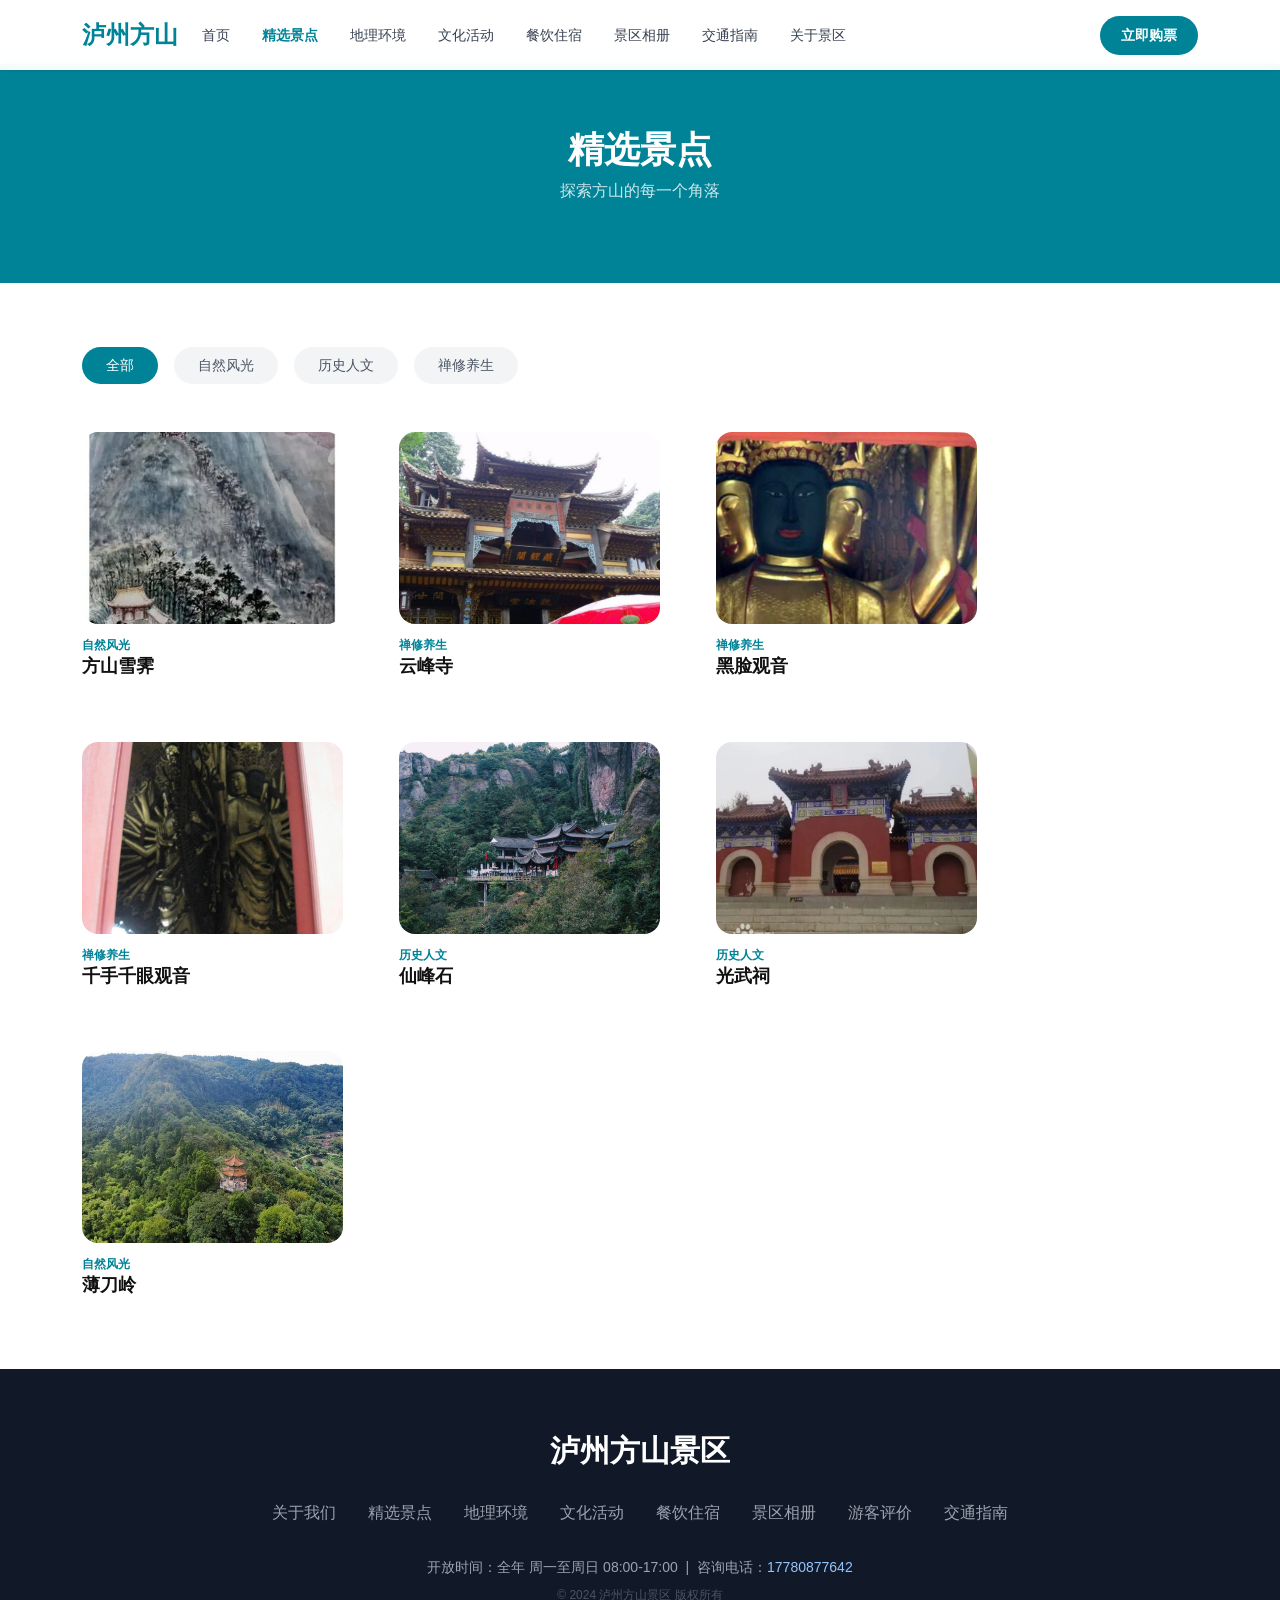
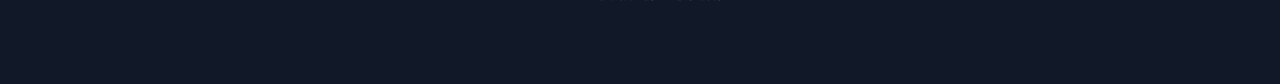
<file: jingdian.html>
<!DOCTYPE html>
<html lang="zh-CN">

<head>
    <meta charset="UTF-8">
    <meta name="viewport" content="width=device-width, initial-scale=1.0">
    <title>发现方山 - 精选景点</title>
    <link href="https://cdn.jsdelivr.net/npm/bootstrap@5.3.2/dist/css/bootstrap.min.css" rel="stylesheet">
    <link rel="stylesheet" href="css/main.css">
    <link rel="stylesheet" href="css/com.css">
    <link rel="stylesheet" href="css/bootstrap-override.css">
</head>

<body>
    <nav class="navbar navbar-expand-lg navbar-light fixed-top navbar-scenic">
        <div class="container">
            <a class="navbar-brand" href="index.html">泸州方山</a>
            <button class="navbar-toggler" type="button" data-bs-toggle="collapse" data-bs-target="#navbarMain" aria-controls="navbarMain" aria-expanded="false" aria-label="展开菜单">
                <span class="navbar-toggler-icon"></span>
            </button>
            <div class="collapse navbar-collapse" id="navbarMain">
                <ul class="navbar-nav me-auto mb-2 mb-lg-0 gap-lg-3">
                    <li class="nav-item"><a class="nav-link" href="index.html">首页</a></li>
                    <li class="nav-item"><a class="nav-link active" href="jingdian.html">精选景点</a></li>
                    <li class="nav-item"><a class="nav-link" href="dili.html">地理环境</a></li>
                    <li class="nav-item"><a class="nav-link" href="wenhuahuodong.html">文化活动</a></li>
                    <li class="nav-item"><a class="nav-link" href="canyin.html">餐饮住宿</a></li>
                    <li class="nav-item"><a class="nav-link" href="tuji.html">景区相册</a></li>
                    <li class="nav-item"><a class="nav-link" href="jiaotong.html">交通指南</a></li>
                    <li class="nav-item"><a class="nav-link" href="guanyu.html">关于景区</a></li>
                </ul>
                <a href="guanyu.html" class="btn btn-cta">立即购票</a>
            </div>
        </div>
    </nav>

    <header class="page-header">
        <h1>精选景点</h1>
        <p>探索方山的每一个角落</p>
    </header>

    <div class="section">
        <div class="container">
        <div class="filters hide-scrollbar">
            <button type="button" class="active" data-tag="">全部</button>
            <button type="button" data-tag="自然风光">自然风光</button>
            <button type="button" data-tag="历史人文">历史人文</button>
            <button type="button" data-tag="禅修养生">禅修养生</button>
        </div>

        <div class="row g-4 attraction-grid">
            <div class="col-6 col-md-4 col-lg-3"><a href="xiangqing-fangshanxueji.html" class="attraction-item" data-tag="自然风光">
                <div class="thumb"><img src="img/fangshan-xueji.webp" alt="方山雪霁"></div>
                <span class="tag">自然风光</span>
                <h3>方山雪霁</h3>
            </a></div>
            <div class="col-6 col-md-4 col-lg-3"><a href="xiangqing-yunfengsi.html" class="attraction-item" data-tag="历史人文">
                <div class="thumb"><img src="img/yunfengsi2.png" alt="云峰寺"></div>
                <span class="tag">禅修养生</span>
                <h3>云峰寺</h3>
            </a></div>
            <div class="col-6 col-md-4 col-lg-3"><a href="xiangqing-heilianguanyin.html" class="attraction-item" data-tag="禅修养生">
                <div class="thumb"><img src="img/heilianguanyin2.png" alt="黑脸观音"></div>
                <span class="tag">禅修养生</span>
                <h3>黑脸观音</h3>
            </a></div>
            <div class="col-6 col-md-4 col-lg-3"><a href="xiangqing-qianshou.html" class="attraction-item" data-tag="禅修养生">
                <div class="thumb"><img src="img/qianshouqianyan1.png" alt="千手千眼观音"></div>
                <span class="tag">禅修养生</span>
                <h3>千手千眼观音</h3>
            </a></div>
            <div class="col-6 col-md-4 col-lg-3"><a href="xiangqing-xianfengshi.html" class="attraction-item" data-tag="历史人文">
                <div class="thumb"><img src="img/xianfengshi.jpeg" alt="仙峰石"></div>
                <span class="tag">历史人文</span>
                <h3>仙峰石</h3>
            </a></div>
            <div class="col-6 col-md-4 col-lg-3"><a href="xiangqing-guangwuci.html" class="attraction-item" data-tag="历史人文">
                <div class="thumb"><img src="img/guangwuci.png" alt="光武祠"></div>
                <span class="tag">历史人文</span>
                <h3>光武祠</h3>
            </a></div>
            <div class="col-6 col-md-4 col-lg-3"><a href="xiangqing-bodaoling.html" class="attraction-item" data-tag="自然风光">
                <div class="thumb"><img src="img/bodaoling2.jpeg" alt="薄刀岭"></div>
                <span class="tag">自然风光</span>
                <h3>薄刀岭</h3>
            </a></div>
        </div>
        </div>
    </div>

    <footer class="footer">
        <div class="container">
            <h2>泸州方山景区</h2>
            <div class="footer-links">
                <a href="guanyu.html">关于我们</a>
                <a href="jingdian.html">精选景点</a>
                <a href="dili.html">地理环境</a>
                <a href="wenhuahuodong.html">文化活动</a>
                <a href="canyin.html">餐饮住宿</a>
                <a href="tuji.html">景区相册</a>
                <a href="index.html#pingjia">游客评价</a>
                <a href="jiaotong.html">交通指南</a>
            </div>
            <p class="footer-info">开放时间：全年 周一至周日 08:00-17:00 &nbsp;|&nbsp; 咨询电话：<a href="tel:17780877642">17780877642</a></p>
            <p class="footer-copy">&copy; 2024 泸州方山景区 版权所有</p>
        </div>
    </footer>

    <script src="https://cdn.jsdelivr.net/npm/bootstrap@5.3.2/dist/js/bootstrap.bundle.min.js"></script>
    <script src="js/main.js"></script>
</body>

</html>
</file>
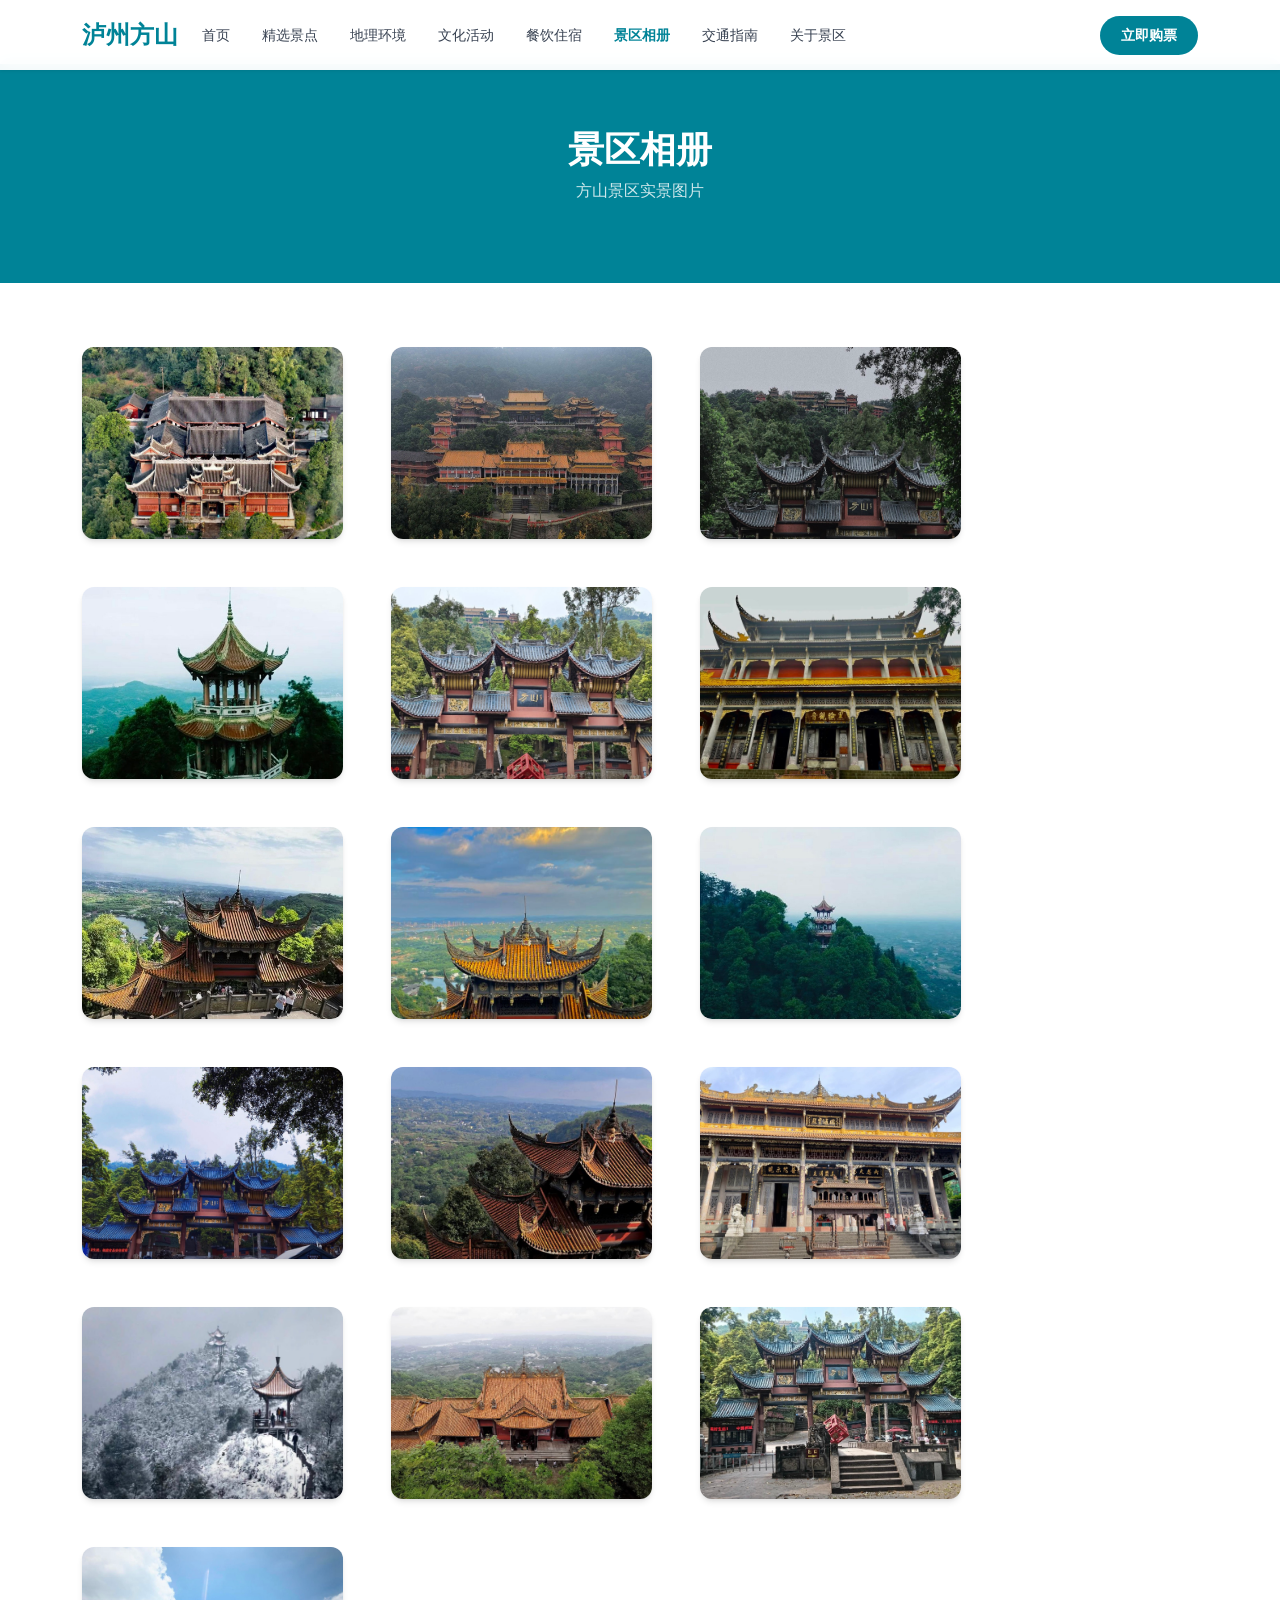
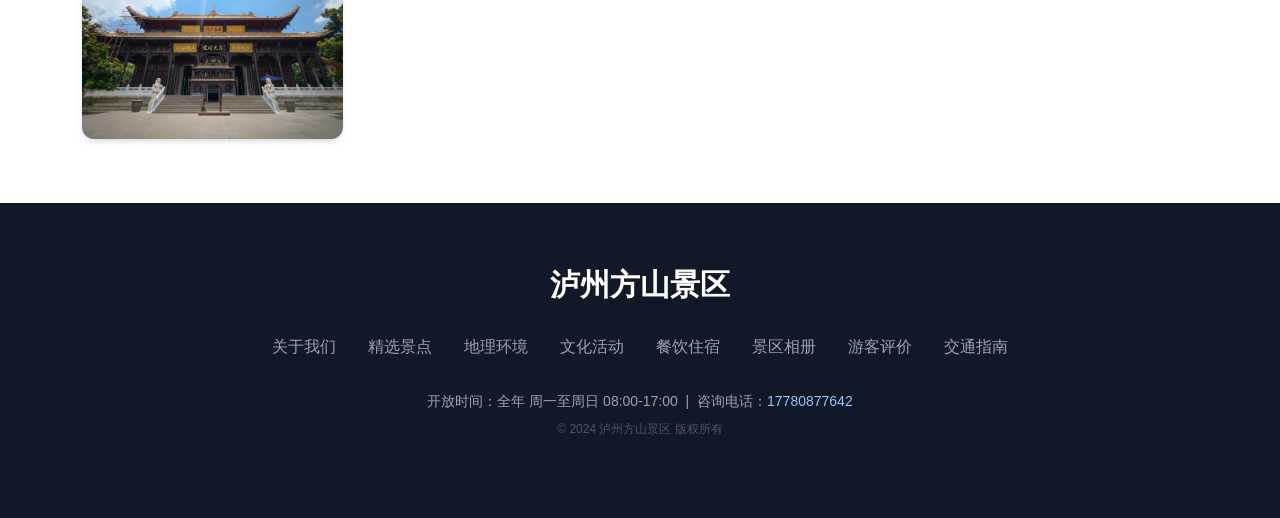
<file: tuji.html>
<!DOCTYPE html>
<html lang="zh-CN">

<head>
    <meta charset="UTF-8">
    <meta name="viewport" content="width=device-width, initial-scale=1.0">
    <title>景区相册 - 泸州方山景区</title>
    <link href="https://cdn.jsdelivr.net/npm/bootstrap@5.3.2/dist/css/bootstrap.min.css" rel="stylesheet">
    <link rel="stylesheet" href="css/main.css">
    <link rel="stylesheet" href="css/com.css">
    <link rel="stylesheet" href="css/bootstrap-override.css">
</head>

<body>
    <nav class="navbar navbar-expand-lg navbar-light fixed-top navbar-scenic">
        <div class="container">
            <a class="navbar-brand" href="index.html">泸州方山</a>
            <button class="navbar-toggler" type="button" data-bs-toggle="collapse" data-bs-target="#navbarMain" aria-controls="navbarMain" aria-expanded="false" aria-label="展开菜单">
                <span class="navbar-toggler-icon"></span>
            </button>
            <div class="collapse navbar-collapse" id="navbarMain">
                <ul class="navbar-nav me-auto mb-2 mb-lg-0 gap-lg-3">
                    <li class="nav-item"><a class="nav-link" href="index.html">首页</a></li>
                    <li class="nav-item"><a class="nav-link" href="jingdian.html">精选景点</a></li>
                    <li class="nav-item"><a class="nav-link" href="dili.html">地理环境</a></li>
                    <li class="nav-item"><a class="nav-link" href="wenhuahuodong.html">文化活动</a></li>
                    <li class="nav-item"><a class="nav-link" href="canyin.html">餐饮住宿</a></li>
                    <li class="nav-item"><a class="nav-link active" href="tuji.html">景区相册</a></li>
                    <li class="nav-item"><a class="nav-link" href="jiaotong.html">交通指南</a></li>
                    <li class="nav-item"><a class="nav-link" href="guanyu.html">关于景区</a></li>
                </ul>
                <a href="guanyu.html" class="btn btn-cta">立即购票</a>
            </div>
        </div>
    </nav>

    <header class="page-header">
        <h1>景区相册</h1>
        <p>方山景区实景图片</p>
    </header>

    <div class="section">
        <div class="container">
        <div class="row g-3 g-md-4 gallery-grid">
            <div class="col-6 col-sm-4 col-lg-3"><figure class="gallery-item"><img src="img/img1.jpg" alt="方山景区 1"></figure></div>
            <div class="col-6 col-sm-4 col-lg-3"><figure class="gallery-item"><img src="img/img2.jpg" alt="方山景区 2"></figure></div>
            <div class="col-6 col-sm-4 col-lg-3"><figure class="gallery-item"><img src="img/img3.jpg" alt="方山景区 3"></figure></div>
            <div class="col-6 col-sm-4 col-lg-3"><figure class="gallery-item"><img src="img/img4.jpg" alt="方山景区 4"></figure></div>
            <div class="col-6 col-sm-4 col-lg-3"><figure class="gallery-item"><img src="img/img5.jpg" alt="方山景区 5"></figure></div>
            <div class="col-6 col-sm-4 col-lg-3"><figure class="gallery-item"><img src="img/img6.jpg" alt="方山景区 6"></figure></div>
            <div class="col-6 col-sm-4 col-lg-3"><figure class="gallery-item"><img src="img/img7.jpg" alt="方山景区 7"></figure></div>
            <div class="col-6 col-sm-4 col-lg-3"><figure class="gallery-item"><img src="img/img8.jpg" alt="方山景区 8"></figure></div>
            <div class="col-6 col-sm-4 col-lg-3"><figure class="gallery-item"><img src="img/img9.jpg" alt="方山景区 9"></figure></div>
            <div class="col-6 col-sm-4 col-lg-3"><figure class="gallery-item"><img src="img/img10.jpg" alt="方山景区 10"></figure></div>
            <div class="col-6 col-sm-4 col-lg-3"><figure class="gallery-item"><img src="img/img11.jpg" alt="方山景区 11"></figure></div>
            <div class="col-6 col-sm-4 col-lg-3"><figure class="gallery-item"><img src="img/img12.jpg" alt="方山景区 12"></figure></div>
            <div class="col-6 col-sm-4 col-lg-3"><figure class="gallery-item"><img src="img/img13.jpg" alt="方山景区 13"></figure></div>
            <div class="col-6 col-sm-4 col-lg-3"><figure class="gallery-item"><img src="img/img14.jpg" alt="方山景区 14"></figure></div>
            <div class="col-6 col-sm-4 col-lg-3"><figure class="gallery-item"><img src="img/img15.jpg" alt="方山景区 15"></figure></div>
            <div class="col-6 col-sm-4 col-lg-3"><figure class="gallery-item"><img src="img/img16.jpg" alt="方山景区 16"></figure></div>
        </div>
        </div>
    </div>

    <footer class="footer">
        <div class="container">
            <h2>泸州方山景区</h2>
            <div class="footer-links">
                <a href="guanyu.html">关于我们</a>
                <a href="jingdian.html">精选景点</a>
                <a href="dili.html">地理环境</a>
                <a href="wenhuahuodong.html">文化活动</a>
                <a href="canyin.html">餐饮住宿</a>
                <a href="tuji.html">景区相册</a>
                <a href="index.html#pingjia">游客评价</a>
                <a href="jiaotong.html">交通指南</a>
            </div>
            <p class="footer-info">开放时间：全年 周一至周日 08:00-17:00 &nbsp;|&nbsp; 咨询电话：<a href="tel:17780877642">17780877642</a></p>
            <p class="footer-copy">&copy; 2024 泸州方山景区 版权所有</p>
        </div>
    </footer>

    <script src="https://cdn.jsdelivr.net/npm/bootstrap@5.3.2/dist/js/bootstrap.bundle.min.js"></script>
    <script src="js/main.js"></script>
</body>

</html>
</file>
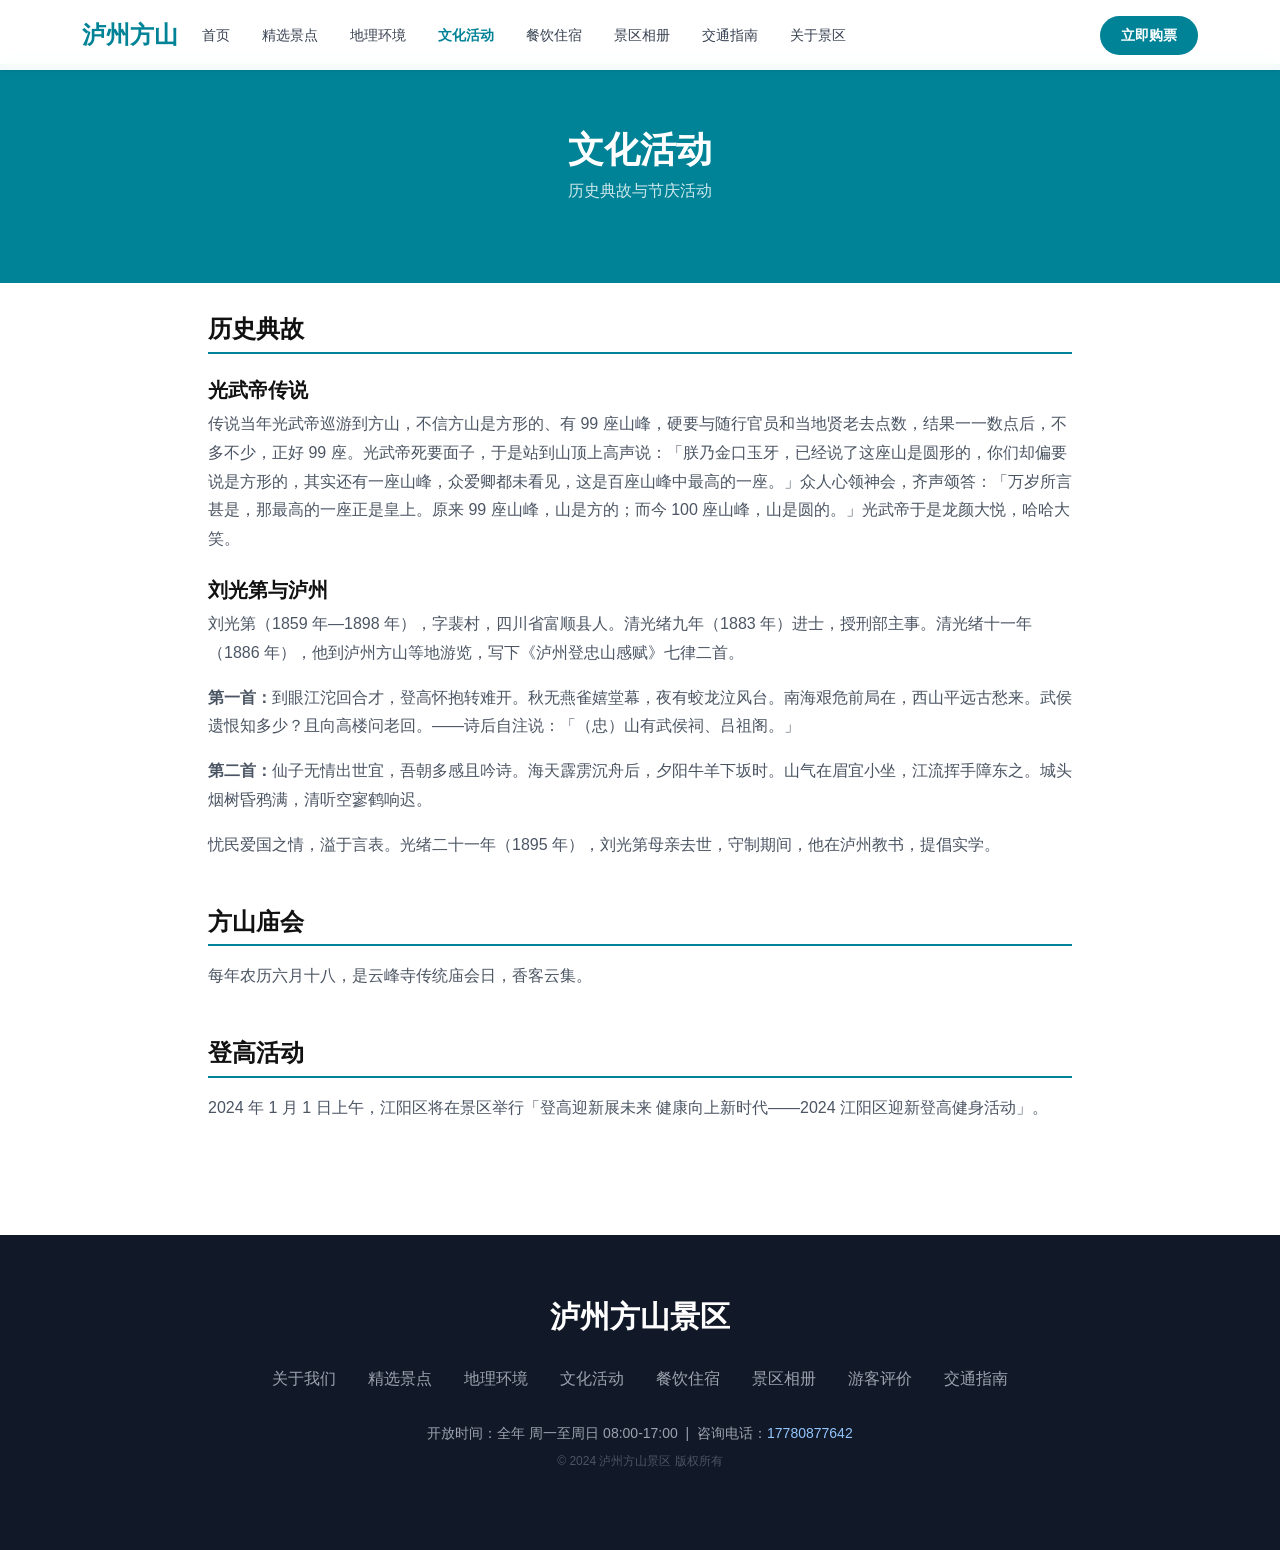
<file: wenhuahuodong.html>
<!DOCTYPE html>
<html lang="zh-CN">

<head>
    <meta charset="UTF-8">
    <meta name="viewport" content="width=device-width, initial-scale=1.0">
    <title>文化活动 - 泸州方山景区</title>
    <link href="https://cdn.jsdelivr.net/npm/bootstrap@5.3.2/dist/css/bootstrap.min.css" rel="stylesheet">
    <link rel="stylesheet" href="css/main.css">
    <link rel="stylesheet" href="css/com.css">
    <link rel="stylesheet" href="css/bootstrap-override.css">
</head>

<body>
    <nav class="navbar navbar-expand-lg navbar-light fixed-top navbar-scenic">
        <div class="container">
            <a class="navbar-brand" href="index.html">泸州方山</a>
            <button class="navbar-toggler" type="button" data-bs-toggle="collapse" data-bs-target="#navbarMain" aria-controls="navbarMain" aria-expanded="false" aria-label="展开菜单">
                <span class="navbar-toggler-icon"></span>
            </button>
            <div class="collapse navbar-collapse" id="navbarMain">
                <ul class="navbar-nav me-auto mb-2 mb-lg-0 gap-lg-3">
                    <li class="nav-item"><a class="nav-link" href="index.html">首页</a></li>
                    <li class="nav-item"><a class="nav-link" href="jingdian.html">精选景点</a></li>
                    <li class="nav-item"><a class="nav-link" href="dili.html">地理环境</a></li>
                    <li class="nav-item"><a class="nav-link active" href="wenhuahuodong.html">文化活动</a></li>
                    <li class="nav-item"><a class="nav-link" href="canyin.html">餐饮住宿</a></li>
                    <li class="nav-item"><a class="nav-link" href="tuji.html">景区相册</a></li>
                    <li class="nav-item"><a class="nav-link" href="jiaotong.html">交通指南</a></li>
                    <li class="nav-item"><a class="nav-link" href="guanyu.html">关于景区</a></li>
                </ul>
                <a href="guanyu.html" class="btn btn-cta">立即购票</a>
            </div>
        </div>
    </nav>

    <header class="page-header">
        <h1>文化活动</h1>
        <p>历史典故与节庆活动</p>
    </header>

    <div class="container">
    <div class="content-page">
        <section class="content-section">
            <h2>历史典故</h2>

            <h3>光武帝传说</h3>
            <div class="prose">
                <p>传说当年光武帝巡游到方山，不信方山是方形的、有 99 座山峰，硬要与随行官员和当地贤老去点数，结果一一数点后，不多不少，正好 99
                    座。光武帝死要面子，于是站到山顶上高声说：「朕乃金口玉牙，已经说了这座山是圆形的，你们却偏要说是方形的，其实还有一座山峰，众爱卿都未看见，这是百座山峰中最高的一座。」众人心领神会，齐声颂答：「万岁所言甚是，那最高的一座正是皇上。原来
                    99 座山峰，山是方的；而今 100 座山峰，山是圆的。」光武帝于是龙颜大悦，哈哈大笑。</p>
            </div>

            <h3>刘光第与泸州</h3>
            <div class="prose">
                <p>刘光第（1859 年—1898 年），字裴村，四川省富顺县人。清光绪九年（1883 年）进士，授刑部主事。清光绪十一年（1886 年），他到泸州方山等地游览，写下《泸州登忠山感赋》七律二首。</p>
                <p><strong>第一首：</strong>到眼江沱回合才，登高怀抱转难开。秋无燕雀嬉堂幕，夜有蛟龙泣风台。南海艰危前局在，西山平远古愁来。武侯遗恨知多少？且向高楼问老回。——诗后自注说：「（忠）山有武侯祠、吕祖阁。」
                </p>
                <p><strong>第二首：</strong>仙子无情出世宜，吾朝多感且吟诗。海天霹雳沉舟后，夕阳牛羊下坂时。山气在眉宜小坐，江流挥手障东之。城头烟树昏鸦满，清听空寥鹤响迟。</p>
                <p>忧民爱国之情，溢于言表。光绪二十一年（1895 年），刘光第母亲去世，守制期间，他在泸州教书，提倡实学。</p>
            </div>
        </section>

        <section class="content-section">
            <h2>方山庙会</h2>
            <div class="prose">
                <p>每年农历六月十八，是云峰寺传统庙会日，香客云集。</p>
            </div>
        </section>

        <section class="content-section">
            <h2>登高活动</h2>
            <div class="prose">
                <p>2024 年 1 月 1 日上午，江阳区将在景区举行「登高迎新展未来 健康向上新时代——2024 江阳区迎新登高健身活动」。</p>
            </div>
        </section>
    </div>
    </div>

    <footer class="footer">
        <div class="container">
            <h2>泸州方山景区</h2>
            <div class="footer-links">
                <a href="guanyu.html">关于我们</a>
                <a href="jingdian.html">精选景点</a>
                <a href="dili.html">地理环境</a>
                <a href="wenhuahuodong.html">文化活动</a>
                <a href="canyin.html">餐饮住宿</a>
                <a href="tuji.html">景区相册</a>
                <a href="index.html#pingjia">游客评价</a>
                <a href="jiaotong.html">交通指南</a>
            </div>
            <p class="footer-info">开放时间：全年 周一至周日 08:00-17:00 &nbsp;|&nbsp; 咨询电话：<a href="tel:17780877642">17780877642</a></p>
            <p class="footer-copy">&copy; 2024 泸州方山景区 版权所有</p>
        </div>
    </footer>

    <script src="https://cdn.jsdelivr.net/npm/bootstrap@5.3.2/dist/js/bootstrap.bundle.min.js"></script>
    <script src="js/main.js"></script>
</body>

</html>
</file>
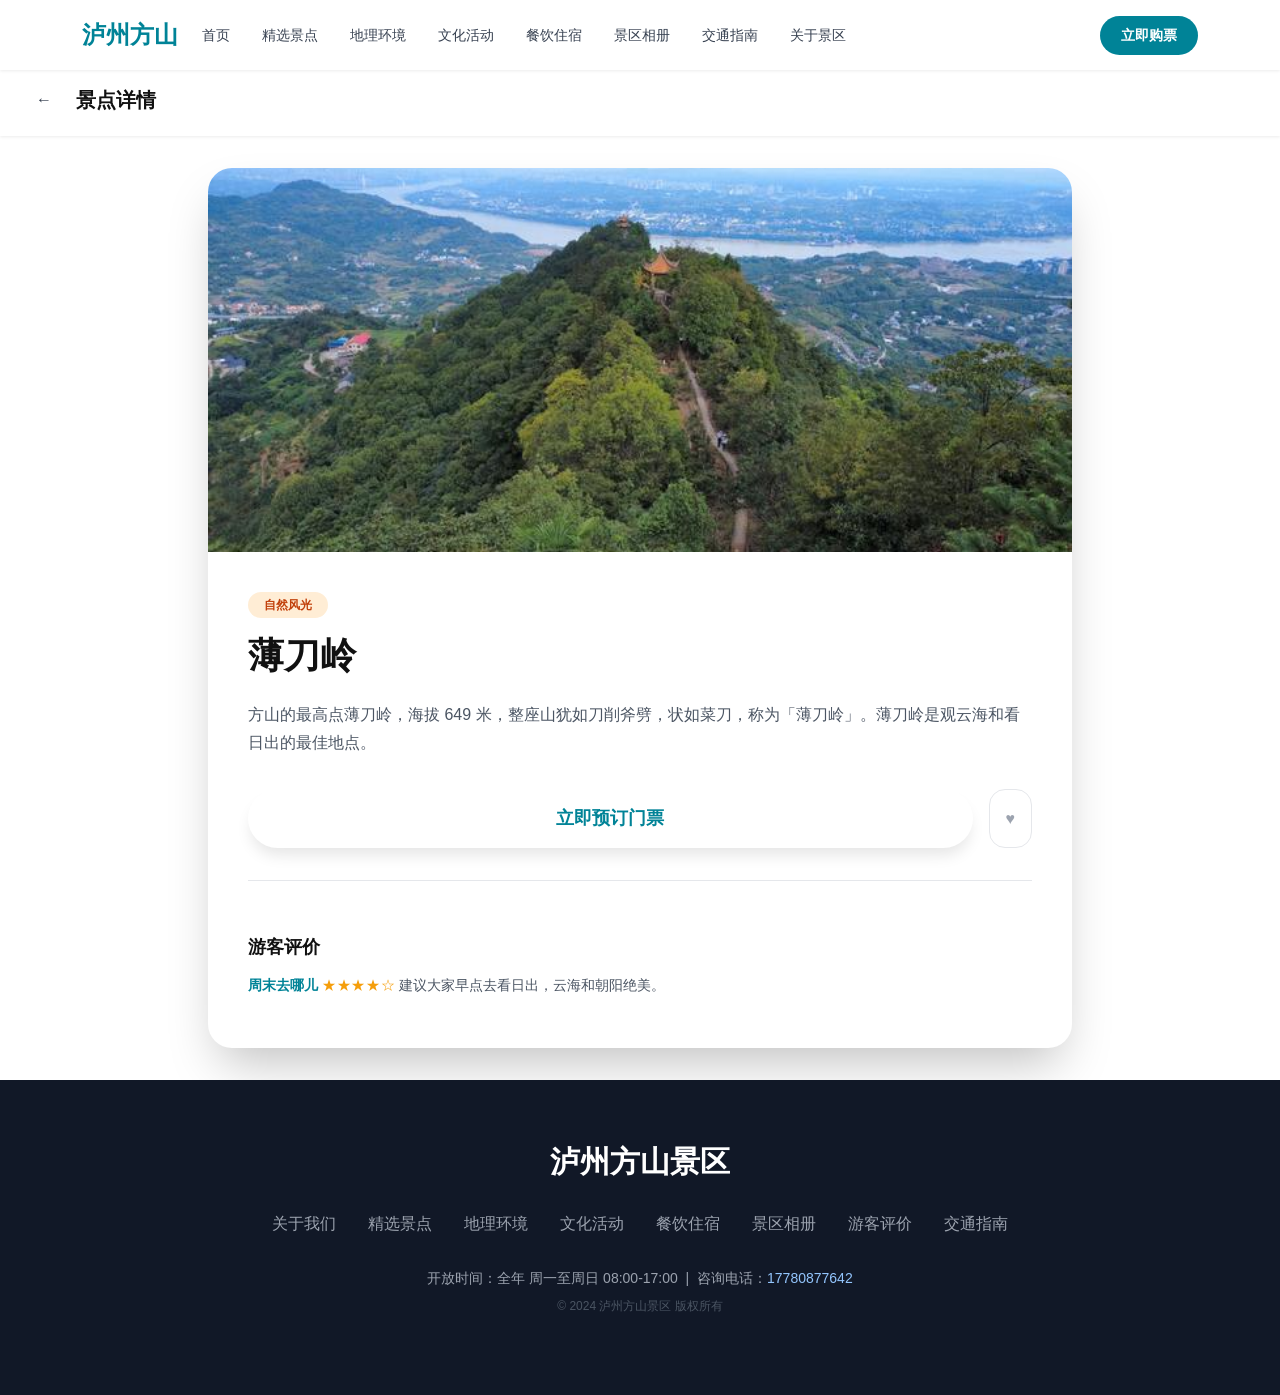
<file: xiangqing-bodaoling.html>
<!DOCTYPE html>
<html lang="zh-CN">

<head>
    <meta charset="UTF-8">
    <meta name="viewport" content="width=device-width, initial-scale=1.0">
    <title>薄刀岭 - 景点详情</title>
    <link href="https://cdn.jsdelivr.net/npm/bootstrap@5.3.2/dist/css/bootstrap.min.css" rel="stylesheet">
    <link rel="stylesheet" href="css/main.css">
    <link rel="stylesheet" href="css/com.css">
    <link rel="stylesheet" href="css/bootstrap-override.css">
</head>

<body>
    <nav class="navbar navbar-expand-lg navbar-light fixed-top navbar-scenic">
        <div class="container">
            <a class="navbar-brand" href="index.html">泸州方山</a>
            <button class="navbar-toggler" type="button" data-bs-toggle="collapse" data-bs-target="#navbarMain" aria-controls="navbarMain" aria-expanded="false" aria-label="展开菜单">
                <span class="navbar-toggler-icon"></span>
            </button>
            <div class="collapse navbar-collapse" id="navbarMain">
                <ul class="navbar-nav me-auto mb-2 mb-lg-0 gap-lg-3">
                    <li class="nav-item"><a class="nav-link" href="index.html">首页</a></li>
                    <li class="nav-item"><a class="nav-link" href="jingdian.html">精选景点</a></li>
                    <li class="nav-item"><a class="nav-link" href="dili.html">地理环境</a></li>
                    <li class="nav-item"><a class="nav-link" href="wenhuahuodong.html">文化活动</a></li>
                    <li class="nav-item"><a class="nav-link" href="canyin.html">餐饮住宿</a></li>
                    <li class="nav-item"><a class="nav-link" href="tuji.html">景区相册</a></li>
                    <li class="nav-item"><a class="nav-link" href="jiaotong.html">交通指南</a></li>
                    <li class="nav-item"><a class="nav-link" href="guanyu.html">关于景区</a></li>
                </ul>
                <a href="guanyu.html" class="btn btn-cta">立即购票</a>
            </div>
        </div>
    </nav>
    <header class="detail-header">
        <div class="container detail-header-inner">
            <a href="jingdian.html" class="detail-back" aria-label="返回">←</a>
            <h1 style="font-size:1.25rem;font-weight:700;margin:0;">景点详情</h1>
        </div>
    </header>
    <main class="detail-main container">
        <article class="detail-card">
            <img src="img/bodaoling1.jpeg" alt="薄刀岭">
            <div class="detail-content">
                <span class="detail-badge">自然风光</span>
                <h2>薄刀岭</h2>
                <div class="prose">
                    <p>方山的最高点薄刀岭，海拔 649 米，整座山犹如刀削斧劈，状如菜刀，称为「薄刀岭」。薄刀岭是观云海和看日出的最佳地点。</p>
                </div>
                <div class="detail-actions">
                    <a href="guanyu.html" class="btn-primary">立即预订门票</a>
                    <button type="button" class="btn-icon" aria-label="收藏">♥</button>
                </div>
                <div class="detail-reviews">
                    <h3>游客评价</h3>
                    <p class="review-snippet"><span class="user">周末去哪儿</span> <span class="stars">★★★★☆</span>
                        建议大家早点去看日出，云海和朝阳绝美。</p>
                </div>
            </div>
        </article>
    </main>
    <footer class="footer">
        <div class="container">
            <h2>泸州方山景区</h2>
            <div class="footer-links">
                <a href="guanyu.html">关于我们</a>
                <a href="jingdian.html">精选景点</a>
                <a href="dili.html">地理环境</a>
                <a href="wenhuahuodong.html">文化活动</a>
                <a href="canyin.html">餐饮住宿</a>
                <a href="tuji.html">景区相册</a>
                <a href="index.html#pingjia">游客评价</a>
                <a href="jiaotong.html">交通指南</a>
            </div>
            <p class="footer-info">开放时间：全年 周一至周日 08:00-17:00 &nbsp;|&nbsp; 咨询电话：<a href="tel:17780877642">17780877642</a></p>
            <p class="footer-copy">&copy; 2024 泸州方山景区 版权所有</p>
        </div>
    </footer>
    <script src="https://cdn.jsdelivr.net/npm/bootstrap@5.3.2/dist/js/bootstrap.bundle.min.js"></script>
    <script src="js/main.js"></script>
</body>

</html>
</file>
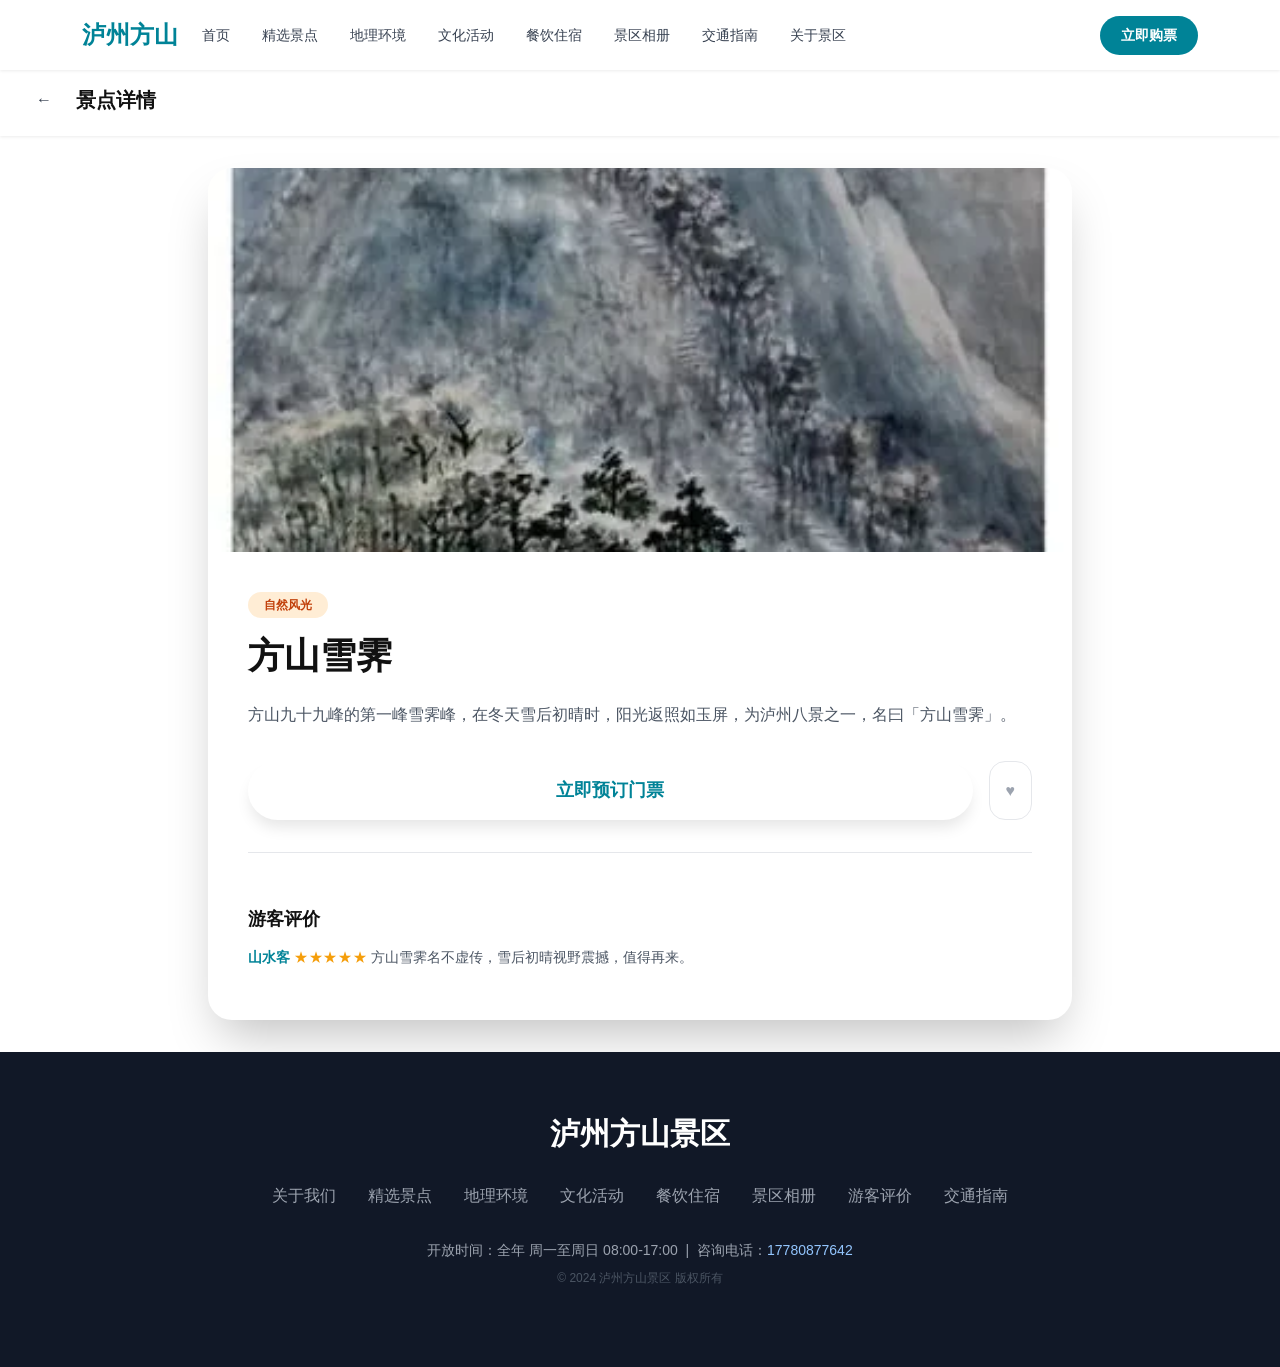
<file: xiangqing-fangshanxueji.html>
<!DOCTYPE html>
<html lang="zh-CN">

<head>
    <meta charset="UTF-8">
    <meta name="viewport" content="width=device-width, initial-scale=1.0">
    <title>方山雪霁 - 景点详情</title>
    <link href="https://cdn.jsdelivr.net/npm/bootstrap@5.3.2/dist/css/bootstrap.min.css" rel="stylesheet">
    <link rel="stylesheet" href="css/main.css">
    <link rel="stylesheet" href="css/com.css">
    <link rel="stylesheet" href="css/bootstrap-override.css">
</head>

<body>
    <nav class="navbar navbar-expand-lg navbar-light fixed-top navbar-scenic">
        <div class="container">
            <a class="navbar-brand" href="index.html">泸州方山</a>
            <button class="navbar-toggler" type="button" data-bs-toggle="collapse" data-bs-target="#navbarMain" aria-controls="navbarMain" aria-expanded="false" aria-label="展开菜单">
                <span class="navbar-toggler-icon"></span>
            </button>
            <div class="collapse navbar-collapse" id="navbarMain">
                <ul class="navbar-nav me-auto mb-2 mb-lg-0 gap-lg-3">
                    <li class="nav-item"><a class="nav-link" href="index.html">首页</a></li>
                    <li class="nav-item"><a class="nav-link" href="jingdian.html">精选景点</a></li>
                    <li class="nav-item"><a class="nav-link" href="dili.html">地理环境</a></li>
                    <li class="nav-item"><a class="nav-link" href="wenhuahuodong.html">文化活动</a></li>
                    <li class="nav-item"><a class="nav-link" href="canyin.html">餐饮住宿</a></li>
                    <li class="nav-item"><a class="nav-link" href="tuji.html">景区相册</a></li>
                    <li class="nav-item"><a class="nav-link" href="jiaotong.html">交通指南</a></li>
                    <li class="nav-item"><a class="nav-link" href="guanyu.html">关于景区</a></li>
                </ul>
                <a href="guanyu.html" class="btn btn-cta">立即购票</a>
            </div>
        </div>
    </nav>
    <header class="detail-header">
        <div class="container detail-header-inner">
            <a href="jingdian.html" class="detail-back" aria-label="返回">←</a>
            <h1 style="font-size:1.25rem;font-weight:700;margin:0;">景点详情</h1>
        </div>
    </header>
    <main class="detail-main container">
        <article class="detail-card">
            <img src="img/fangshan-xueji.webp" alt="方山雪霁">
            <div class="detail-content">
                <span class="detail-badge">自然风光</span>
                <h2>方山雪霁</h2>
                <div class="prose">
                    <p>方山九十九峰的第一峰雪霁峰，在冬天雪后初晴时，阳光返照如玉屏，为泸州八景之一，名曰「方山雪霁」。</p>
                </div>
                <div class="detail-actions">
                    <a href="guanyu.html" class="btn-primary">立即预订门票</a>
                    <button type="button" class="btn-icon" aria-label="收藏">♥</button>
                </div>
                <div class="detail-reviews">
                    <h3>游客评价</h3>
                    <p class="review-snippet"><span class="user">山水客</span> <span class="stars">★★★★★</span>
                        方山雪霁名不虚传，雪后初晴视野震撼，值得再来。</p>
                </div>
            </div>
        </article>
    </main>
    <footer class="footer">
        <div class="container">
            <h2>泸州方山景区</h2>
            <div class="footer-links">
                <a href="guanyu.html">关于我们</a>
                <a href="jingdian.html">精选景点</a>
                <a href="dili.html">地理环境</a>
                <a href="wenhuahuodong.html">文化活动</a>
                <a href="canyin.html">餐饮住宿</a>
                <a href="tuji.html">景区相册</a>
                <a href="index.html#pingjia">游客评价</a>
                <a href="jiaotong.html">交通指南</a>
            </div>
            <p class="footer-info">开放时间：全年 周一至周日 08:00-17:00 &nbsp;|&nbsp; 咨询电话：<a href="tel:17780877642">17780877642</a></p>
            <p class="footer-copy">&copy; 2024 泸州方山景区 版权所有</p>
        </div>
    </footer>
    <script src="https://cdn.jsdelivr.net/npm/bootstrap@5.3.2/dist/js/bootstrap.bundle.min.js"></script>
    <script src="js/main.js"></script>
</body>

</html>
</file>
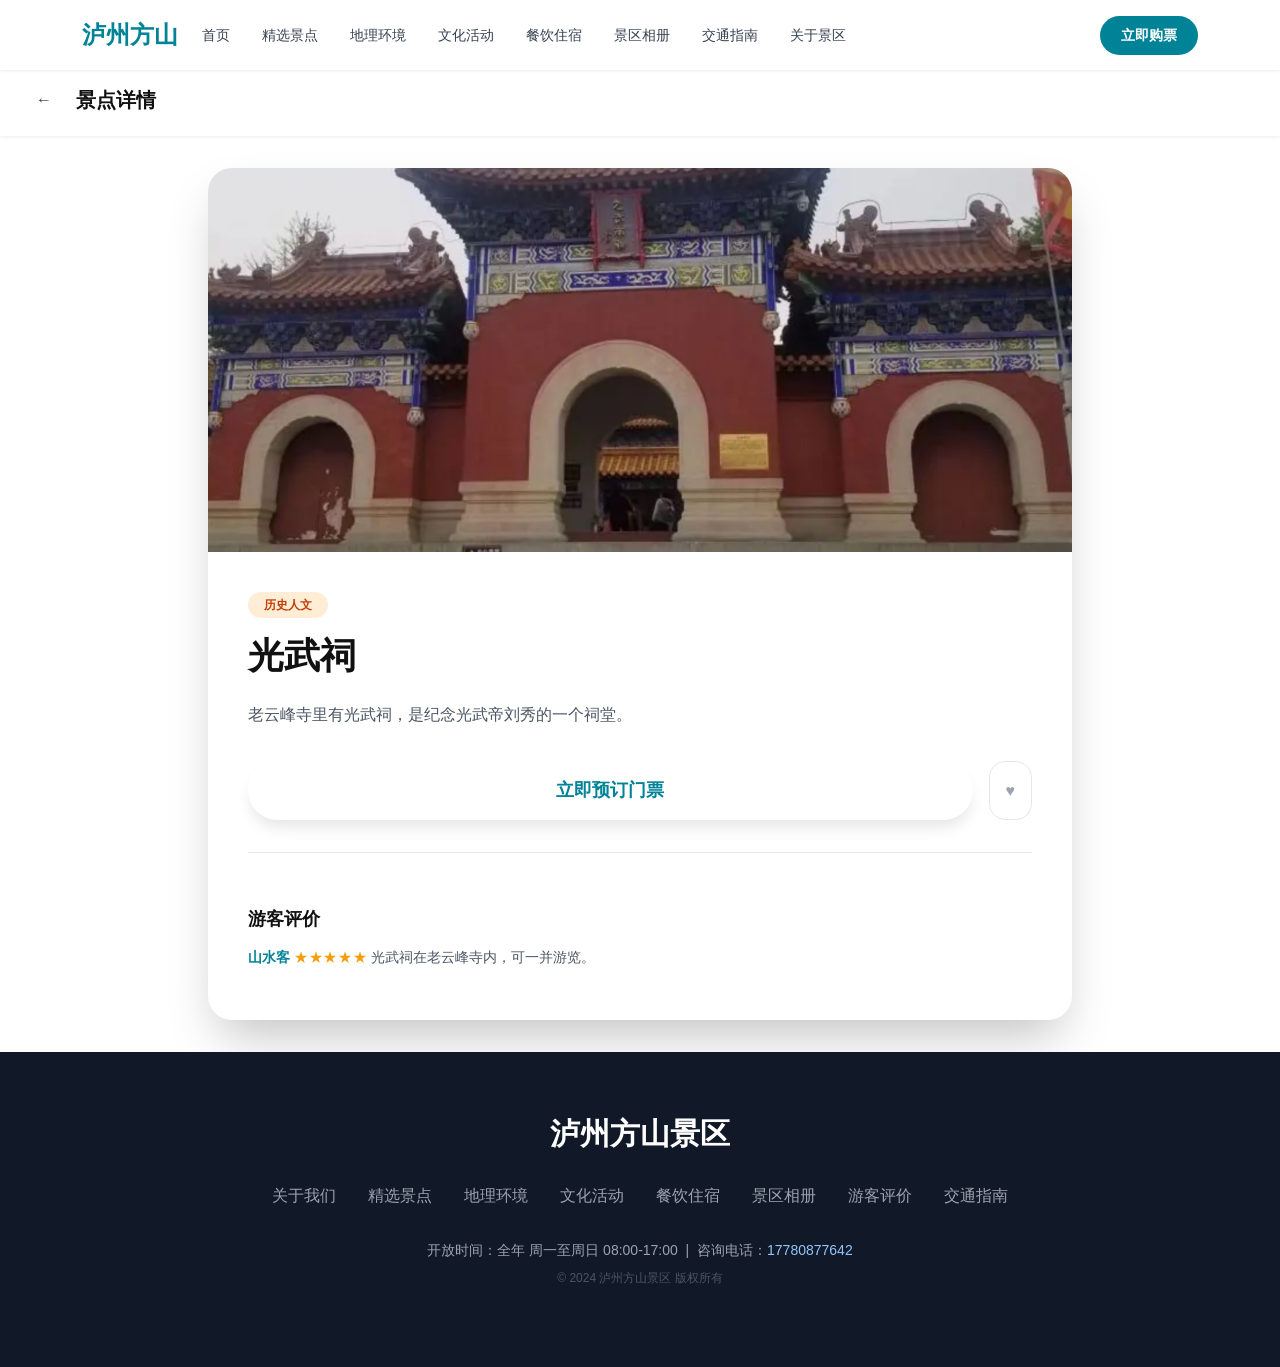
<file: xiangqing-guangwuci.html>
<!DOCTYPE html>
<html lang="zh-CN">

<head>
    <meta charset="UTF-8">
    <meta name="viewport" content="width=device-width, initial-scale=1.0">
    <title>光武祠 - 景点详情</title>
    <link href="https://cdn.jsdelivr.net/npm/bootstrap@5.3.2/dist/css/bootstrap.min.css" rel="stylesheet">
    <link rel="stylesheet" href="css/main.css">
    <link rel="stylesheet" href="css/com.css">
    <link rel="stylesheet" href="css/bootstrap-override.css">
</head>

<body>
    <nav class="navbar navbar-expand-lg navbar-light fixed-top navbar-scenic">
        <div class="container">
            <a class="navbar-brand" href="index.html">泸州方山</a>
            <button class="navbar-toggler" type="button" data-bs-toggle="collapse" data-bs-target="#navbarMain" aria-controls="navbarMain" aria-expanded="false" aria-label="展开菜单">
                <span class="navbar-toggler-icon"></span>
            </button>
            <div class="collapse navbar-collapse" id="navbarMain">
                <ul class="navbar-nav me-auto mb-2 mb-lg-0 gap-lg-3">
                    <li class="nav-item"><a class="nav-link" href="index.html">首页</a></li>
                    <li class="nav-item"><a class="nav-link" href="jingdian.html">精选景点</a></li>
                    <li class="nav-item"><a class="nav-link" href="dili.html">地理环境</a></li>
                    <li class="nav-item"><a class="nav-link" href="wenhuahuodong.html">文化活动</a></li>
                    <li class="nav-item"><a class="nav-link" href="canyin.html">餐饮住宿</a></li>
                    <li class="nav-item"><a class="nav-link" href="tuji.html">景区相册</a></li>
                    <li class="nav-item"><a class="nav-link" href="jiaotong.html">交通指南</a></li>
                    <li class="nav-item"><a class="nav-link" href="guanyu.html">关于景区</a></li>
                </ul>
                <a href="guanyu.html" class="btn btn-cta">立即购票</a>
            </div>
        </div>
    </nav>
    <header class="detail-header">
        <div class="container detail-header-inner">
            <a href="jingdian.html" class="detail-back" aria-label="返回">←</a>
            <h1 style="font-size:1.25rem;font-weight:700;margin:0;">景点详情</h1>
        </div>
    </header>
    <main class="detail-main container">
        <article class="detail-card">
            <img src="img/guangwuci.png" alt="光武祠">
            <div class="detail-content">
                <span class="detail-badge">历史人文</span>
                <h2>光武祠</h2>
                <div class="prose">
                    <p>老云峰寺里有光武祠，是纪念光武帝刘秀的一个祠堂。</p>
                </div>
                <div class="detail-actions">
                    <a href="guanyu.html" class="btn-primary">立即预订门票</a>
                    <button type="button" class="btn-icon" aria-label="收藏">♥</button>
                </div>
                <div class="detail-reviews">
                    <h3>游客评价</h3>
                    <p class="review-snippet"><span class="user">山水客</span> <span class="stars">★★★★★</span>
                        光武祠在老云峰寺内，可一并游览。</p>
                </div>
            </div>
        </article>
    </main>
    <footer class="footer">
        <div class="container">
            <h2>泸州方山景区</h2>
            <div class="footer-links">
                <a href="guanyu.html">关于我们</a>
                <a href="jingdian.html">精选景点</a>
                <a href="dili.html">地理环境</a>
                <a href="wenhuahuodong.html">文化活动</a>
                <a href="canyin.html">餐饮住宿</a>
                <a href="tuji.html">景区相册</a>
                <a href="index.html#pingjia">游客评价</a>
                <a href="jiaotong.html">交通指南</a>
            </div>
            <p class="footer-info">开放时间：全年 周一至周日 08:00-17:00 &nbsp;|&nbsp; 咨询电话：<a href="tel:17780877642">17780877642</a></p>
            <p class="footer-copy">&copy; 2024 泸州方山景区 版权所有</p>
        </div>
    </footer>
    <script src="https://cdn.jsdelivr.net/npm/bootstrap@5.3.2/dist/js/bootstrap.bundle.min.js"></script>
    <script src="js/main.js"></script>
</body>

</html>
</file>
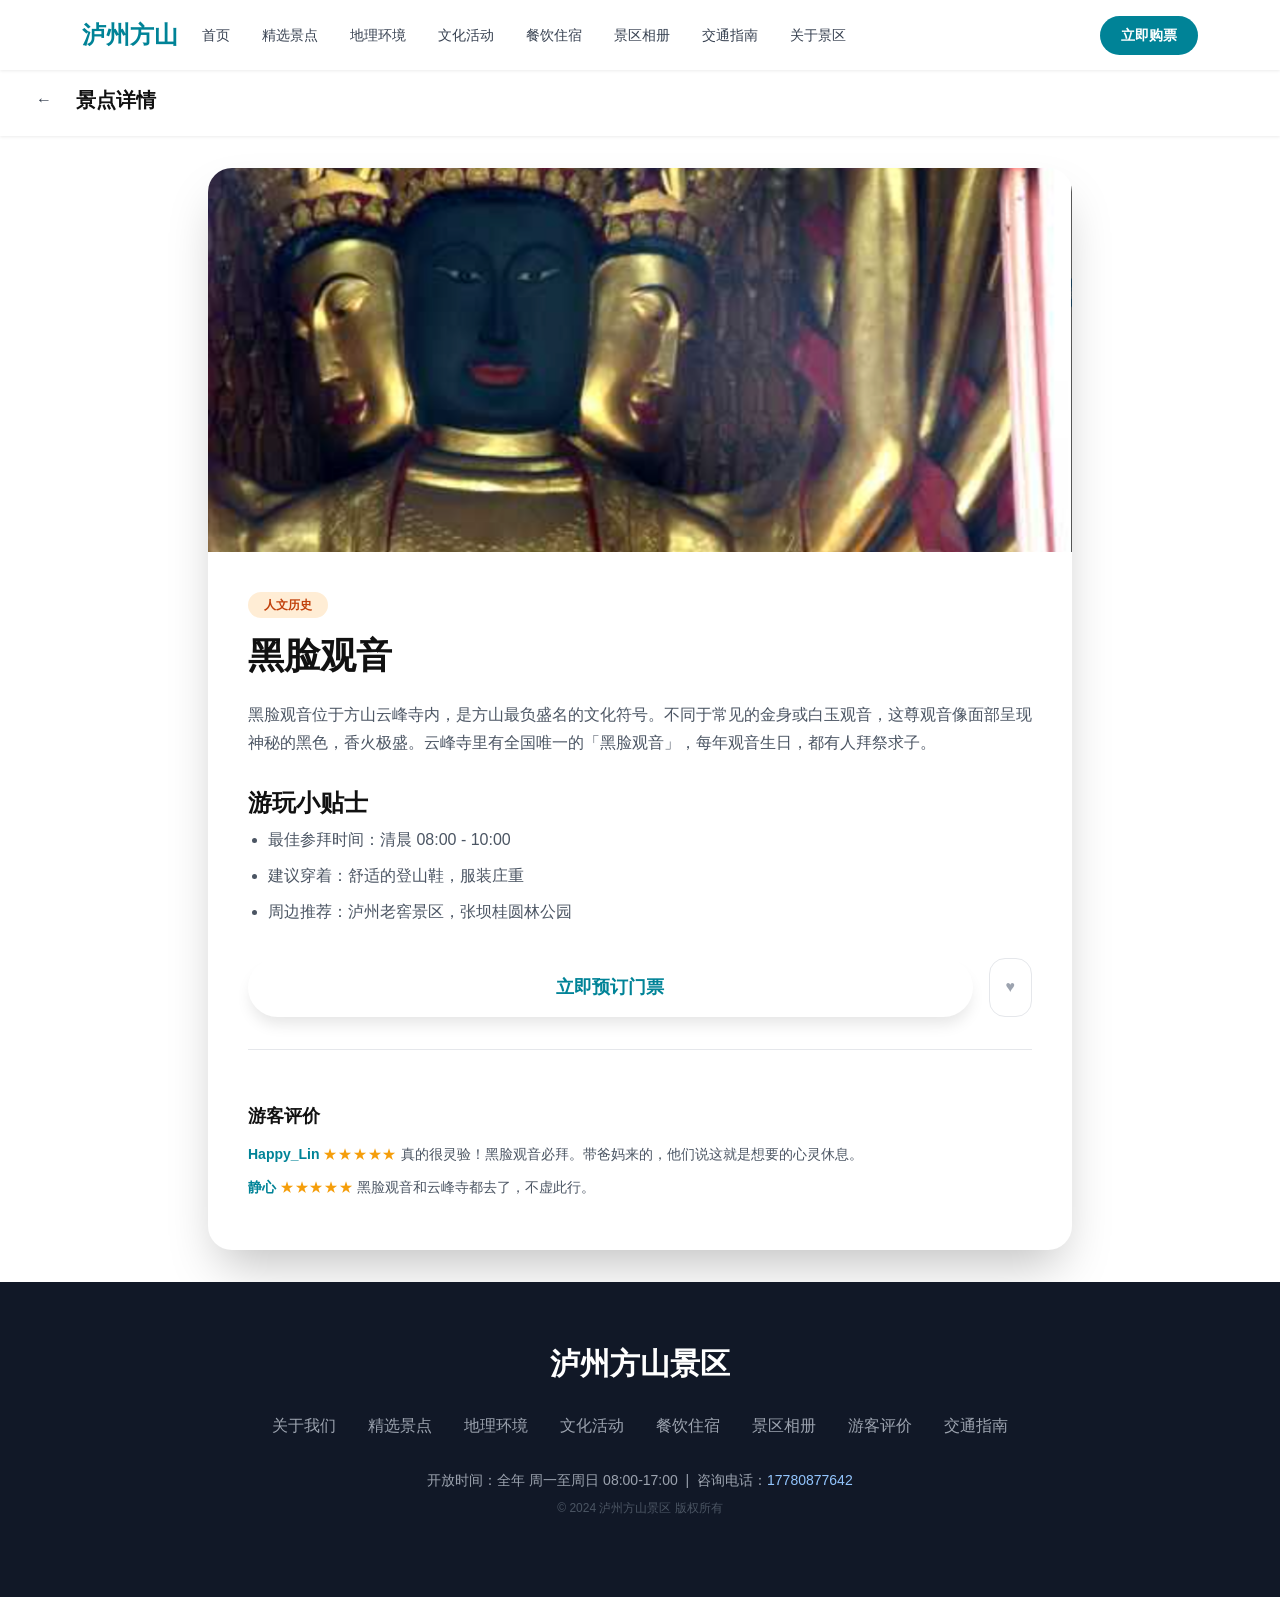
<file: xiangqing-heilianguanyin.html>
<!DOCTYPE html>
<html lang="zh-CN">

<head>
    <meta charset="UTF-8">
    <meta name="viewport" content="width=device-width, initial-scale=1.0">
    <title>黑脸观音 - 详情介绍</title>
    <link href="https://cdn.jsdelivr.net/npm/bootstrap@5.3.2/dist/css/bootstrap.min.css" rel="stylesheet">
    <link rel="stylesheet" href="css/main.css">
    <link rel="stylesheet" href="css/com.css">
    <link rel="stylesheet" href="css/bootstrap-override.css">
</head>

<body>
    <nav class="navbar navbar-expand-lg navbar-light fixed-top navbar-scenic">
        <div class="container">
            <a class="navbar-brand" href="index.html">泸州方山</a>
            <button class="navbar-toggler" type="button" data-bs-toggle="collapse" data-bs-target="#navbarMain" aria-controls="navbarMain" aria-expanded="false" aria-label="展开菜单">
                <span class="navbar-toggler-icon"></span>
            </button>
            <div class="collapse navbar-collapse" id="navbarMain">
                <ul class="navbar-nav me-auto mb-2 mb-lg-0 gap-lg-3">
                    <li class="nav-item"><a class="nav-link" href="index.html">首页</a></li>
                    <li class="nav-item"><a class="nav-link" href="jingdian.html">精选景点</a></li>
                    <li class="nav-item"><a class="nav-link" href="dili.html">地理环境</a></li>
                    <li class="nav-item"><a class="nav-link" href="wenhuahuodong.html">文化活动</a></li>
                    <li class="nav-item"><a class="nav-link" href="canyin.html">餐饮住宿</a></li>
                    <li class="nav-item"><a class="nav-link" href="tuji.html">景区相册</a></li>
                    <li class="nav-item"><a class="nav-link" href="jiaotong.html">交通指南</a></li>
                    <li class="nav-item"><a class="nav-link" href="guanyu.html">关于景区</a></li>
                </ul>
                <a href="guanyu.html" class="btn btn-cta">立即购票</a>
            </div>
        </div>
    </nav>
    <header class="detail-header">
        <div class="container detail-header-inner">
            <a href="index.html" class="detail-back" aria-label="返回">←</a>
            <h1 style="font-size:1.25rem;font-weight:700;margin:0;">景点详情</h1>
        </div>
    </header>

    <main class="detail-main container">
        <article class="detail-card">
            <img src="img/heilianguanyin2.png" alt="黑脸观音">
            <div class="detail-content">
                <span class="detail-badge">人文历史</span>
                <h2>黑脸观音</h2>
                <div class="prose">
                    <p>黑脸观音位于方山云峰寺内，是方山最负盛名的文化符号。不同于常见的金身或白玉观音，这尊观音像面部呈现神秘的黑色，香火极盛。云峰寺里有全国唯一的「黑脸观音」，每年观音生日，都有人拜祭求子。</p>
                    <h3>游玩小贴士</h3>
                    <ul>
                        <li>最佳参拜时间：清晨 08:00 - 10:00</li>
                        <li>建议穿着：舒适的登山鞋，服装庄重</li>
                        <li>周边推荐：泸州老窖景区，张坝桂圆林公园</li>
                    </ul>
                </div>
                <div class="detail-actions">
                    <a href="guanyu.html" class="btn-primary">立即预订门票</a>
                    <button type="button" class="btn-icon" aria-label="收藏">♥</button>
                </div>
                <div class="detail-reviews">
                    <h3>游客评价</h3>
                    <p class="review-snippet"><span class="user">Happy_Lin</span> <span class="stars">★★★★★</span>
                        真的很灵验！黑脸观音必拜。带爸妈来的，他们说这就是想要的心灵休息。</p>
                    <p class="review-snippet"><span class="user">静心</span> <span class="stars">★★★★★</span>
                        黑脸观音和云峰寺都去了，不虚此行。</p>
                </div>
            </div>
        </article>
    </main>

    <footer class="footer">
        <div class="container">
            <h2>泸州方山景区</h2>
            <div class="footer-links">
                <a href="guanyu.html">关于我们</a>
                <a href="jingdian.html">精选景点</a>
                <a href="dili.html">地理环境</a>
                <a href="wenhuahuodong.html">文化活动</a>
                <a href="canyin.html">餐饮住宿</a>
                <a href="tuji.html">景区相册</a>
                <a href="index.html#pingjia">游客评价</a>
                <a href="jiaotong.html">交通指南</a>
            </div>
            <p class="footer-info">开放时间：全年 周一至周日 08:00-17:00 &nbsp;|&nbsp; 咨询电话：<a href="tel:17780877642">17780877642</a></p>
            <p class="footer-copy">&copy; 2024 泸州方山景区 版权所有</p>
        </div>
    </footer>

    <script src="https://cdn.jsdelivr.net/npm/bootstrap@5.3.2/dist/js/bootstrap.bundle.min.js"></script>
    <script src="js/main.js"></script>
</body>

</html>
</file>
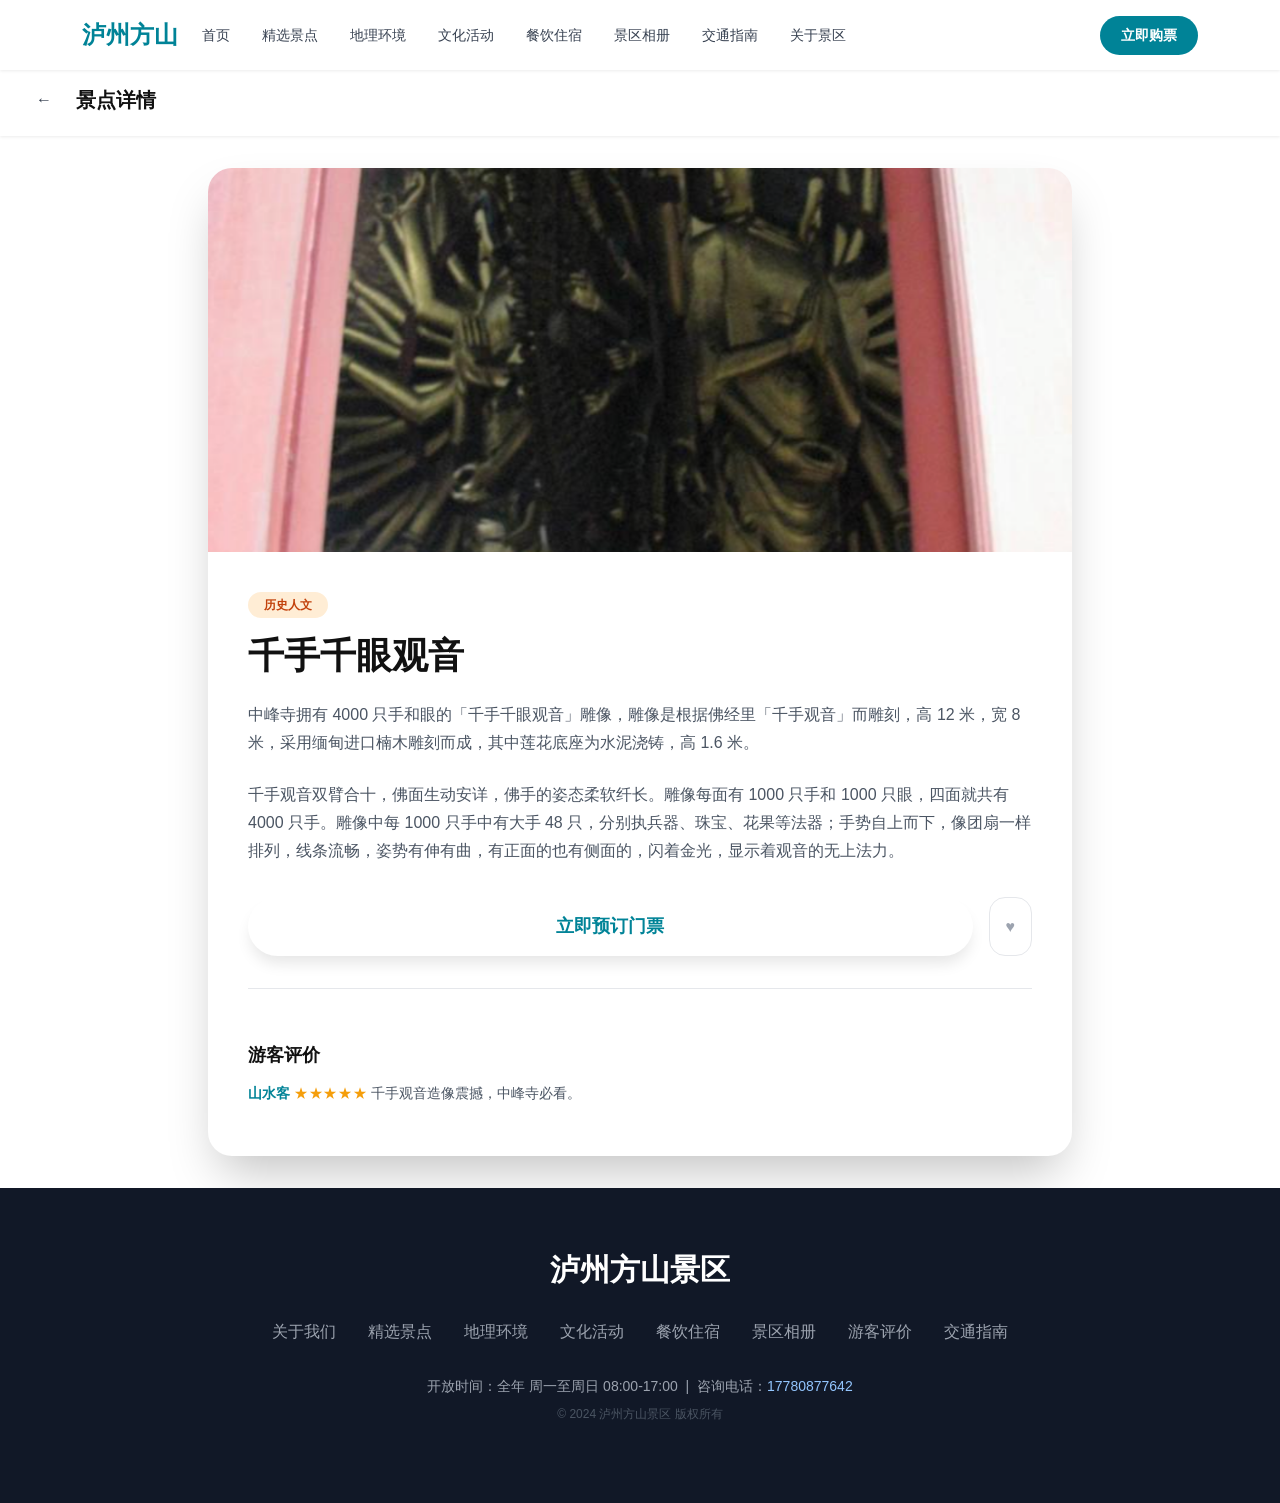
<file: xiangqing-qianshou.html>
<!DOCTYPE html>
<html lang="zh-CN">

<head>
    <meta charset="UTF-8">
    <meta name="viewport" content="width=device-width, initial-scale=1.0">
    <title>千手千眼观音 - 景点详情</title>
    <link href="https://cdn.jsdelivr.net/npm/bootstrap@5.3.2/dist/css/bootstrap.min.css" rel="stylesheet">
    <link rel="stylesheet" href="css/main.css">
    <link rel="stylesheet" href="css/com.css">
    <link rel="stylesheet" href="css/bootstrap-override.css">
</head>

<body>
    <nav class="navbar navbar-expand-lg navbar-light fixed-top navbar-scenic">
        <div class="container">
            <a class="navbar-brand" href="index.html">泸州方山</a>
            <button class="navbar-toggler" type="button" data-bs-toggle="collapse" data-bs-target="#navbarMain" aria-controls="navbarMain" aria-expanded="false" aria-label="展开菜单">
                <span class="navbar-toggler-icon"></span>
            </button>
            <div class="collapse navbar-collapse" id="navbarMain">
                <ul class="navbar-nav me-auto mb-2 mb-lg-0 gap-lg-3">
                    <li class="nav-item"><a class="nav-link" href="index.html">首页</a></li>
                    <li class="nav-item"><a class="nav-link" href="jingdian.html">精选景点</a></li>
                    <li class="nav-item"><a class="nav-link" href="dili.html">地理环境</a></li>
                    <li class="nav-item"><a class="nav-link" href="wenhuahuodong.html">文化活动</a></li>
                    <li class="nav-item"><a class="nav-link" href="canyin.html">餐饮住宿</a></li>
                    <li class="nav-item"><a class="nav-link" href="tuji.html">景区相册</a></li>
                    <li class="nav-item"><a class="nav-link" href="jiaotong.html">交通指南</a></li>
                    <li class="nav-item"><a class="nav-link" href="guanyu.html">关于景区</a></li>
                </ul>
                <a href="guanyu.html" class="btn btn-cta">立即购票</a>
            </div>
        </div>
    </nav>
    <header class="detail-header">
        <div class="container detail-header-inner">
            <a href="jingdian.html" class="detail-back" aria-label="返回">←</a>
            <h1 style="font-size:1.25rem;font-weight:700;margin:0;">景点详情</h1>
        </div>
    </header>
    <main class="detail-main container">
        <article class="detail-card">
            <img src="img/qianshouqianyan1.png" alt="千手千眼观音">
            <div class="detail-content">
                <span class="detail-badge">历史人文</span>
                <h2>千手千眼观音</h2>
                <div class="prose">
                    <p>中峰寺拥有 4000 只手和眼的「千手千眼观音」雕像，雕像是根据佛经里「千手观音」而雕刻，高 12 米，宽 8 米，采用缅甸进口楠木雕刻而成，其中莲花底座为水泥浇铸，高 1.6 米。</p>
                    <p>千手观音双臂合十，佛面生动安详，佛手的姿态柔软纤长。雕像每面有 1000 只手和 1000 只眼，四面就共有 4000 只手。雕像中每 1000 只手中有大手 48
                        只，分别执兵器、珠宝、花果等法器；手势自上而下，像团扇一样排列，线条流畅，姿势有伸有曲，有正面的也有侧面的，闪着金光，显示着观音的无上法力。</p>
                </div>
                <div class="detail-actions">
                    <a href="guanyu.html" class="btn-primary">立即预订门票</a>
                    <button type="button" class="btn-icon" aria-label="收藏">♥</button>
                </div>
                <div class="detail-reviews">
                    <h3>游客评价</h3>
                    <p class="review-snippet"><span class="user">山水客</span> <span class="stars">★★★★★</span>
                        千手观音造像震撼，中峰寺必看。</p>
                </div>
            </div>
        </article>
    </main>
    <footer class="footer">
        <div class="container">
            <h2>泸州方山景区</h2>
            <div class="footer-links">
                <a href="guanyu.html">关于我们</a>
                <a href="jingdian.html">精选景点</a>
                <a href="dili.html">地理环境</a>
                <a href="wenhuahuodong.html">文化活动</a>
                <a href="canyin.html">餐饮住宿</a>
                <a href="tuji.html">景区相册</a>
                <a href="index.html#pingjia">游客评价</a>
                <a href="jiaotong.html">交通指南</a>
            </div>
            <p class="footer-info">开放时间：全年 周一至周日 08:00-17:00 &nbsp;|&nbsp; 咨询电话：<a href="tel:17780877642">17780877642</a></p>
            <p class="footer-copy">&copy; 2024 泸州方山景区 版权所有</p>
        </div>
    </footer>
    <script src="https://cdn.jsdelivr.net/npm/bootstrap@5.3.2/dist/js/bootstrap.bundle.min.js"></script>
    <script src="js/main.js"></script>
</body>

</html>
</file>
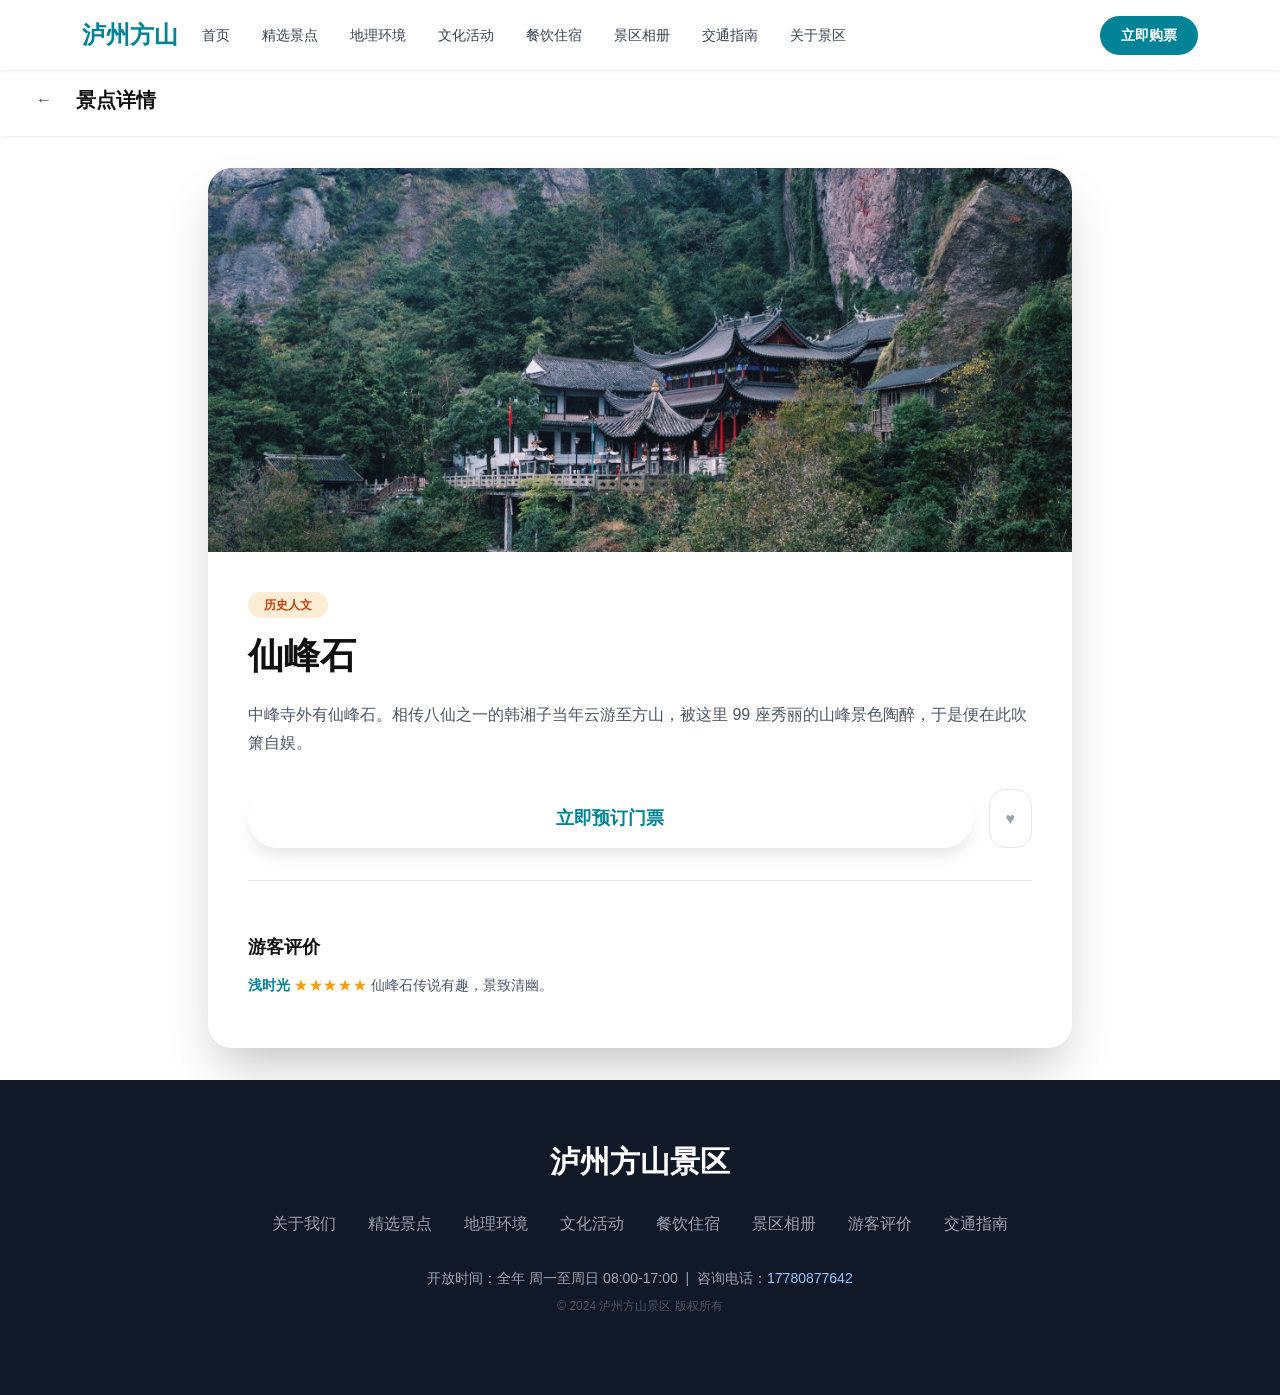
<file: xiangqing-xianfengshi.html>
<!DOCTYPE html>
<html lang="zh-CN">

<head>
    <meta charset="UTF-8">
    <meta name="viewport" content="width=device-width, initial-scale=1.0">
    <title>仙峰石 - 景点详情</title>
    <link href="https://cdn.jsdelivr.net/npm/bootstrap@5.3.2/dist/css/bootstrap.min.css" rel="stylesheet">
    <link rel="stylesheet" href="css/main.css">
    <link rel="stylesheet" href="css/com.css">
    <link rel="stylesheet" href="css/bootstrap-override.css">
</head>

<body>
    <nav class="navbar navbar-expand-lg navbar-light fixed-top navbar-scenic">
        <div class="container">
            <a class="navbar-brand" href="index.html">泸州方山</a>
            <button class="navbar-toggler" type="button" data-bs-toggle="collapse" data-bs-target="#navbarMain" aria-controls="navbarMain" aria-expanded="false" aria-label="展开菜单">
                <span class="navbar-toggler-icon"></span>
            </button>
            <div class="collapse navbar-collapse" id="navbarMain">
                <ul class="navbar-nav me-auto mb-2 mb-lg-0 gap-lg-3">
                    <li class="nav-item"><a class="nav-link" href="index.html">首页</a></li>
                    <li class="nav-item"><a class="nav-link" href="jingdian.html">精选景点</a></li>
                    <li class="nav-item"><a class="nav-link" href="dili.html">地理环境</a></li>
                    <li class="nav-item"><a class="nav-link" href="wenhuahuodong.html">文化活动</a></li>
                    <li class="nav-item"><a class="nav-link" href="canyin.html">餐饮住宿</a></li>
                    <li class="nav-item"><a class="nav-link" href="tuji.html">景区相册</a></li>
                    <li class="nav-item"><a class="nav-link" href="jiaotong.html">交通指南</a></li>
                    <li class="nav-item"><a class="nav-link" href="guanyu.html">关于景区</a></li>
                </ul>
                <a href="guanyu.html" class="btn btn-cta">立即购票</a>
            </div>
        </div>
    </nav>
    <header class="detail-header">
        <div class="container detail-header-inner">
            <a href="jingdian.html" class="detail-back" aria-label="返回">←</a>
            <h1 style="font-size:1.25rem;font-weight:700;margin:0;">景点详情</h1>
        </div>
    </header>
    <main class="detail-main container">
        <article class="detail-card">
            <img src="img/xianfengshi.jpeg" alt="仙峰石">
            <div class="detail-content">
                <span class="detail-badge">历史人文</span>
                <h2>仙峰石</h2>
                <div class="prose">
                    <p>中峰寺外有仙峰石。相传八仙之一的韩湘子当年云游至方山，被这里 99 座秀丽的山峰景色陶醉，于是便在此吹箫自娱。</p>
                </div>
                <div class="detail-actions">
                    <a href="guanyu.html" class="btn-primary">立即预订门票</a>
                    <button type="button" class="btn-icon" aria-label="收藏">♥</button>
                </div>
                <div class="detail-reviews">
                    <h3>游客评价</h3>
                    <p class="review-snippet"><span class="user">浅时光</span> <span class="stars">★★★★★</span>
                        仙峰石传说有趣，景致清幽。</p>
                </div>
            </div>
        </article>
    </main>
    <footer class="footer">
        <div class="container">
            <h2>泸州方山景区</h2>
            <div class="footer-links">
                <a href="guanyu.html">关于我们</a>
                <a href="jingdian.html">精选景点</a>
                <a href="dili.html">地理环境</a>
                <a href="wenhuahuodong.html">文化活动</a>
                <a href="canyin.html">餐饮住宿</a>
                <a href="tuji.html">景区相册</a>
                <a href="index.html#pingjia">游客评价</a>
                <a href="jiaotong.html">交通指南</a>
            </div>
            <p class="footer-info">开放时间：全年 周一至周日 08:00-17:00 &nbsp;|&nbsp; 咨询电话：<a href="tel:17780877642">17780877642</a></p>
            <p class="footer-copy">&copy; 2024 泸州方山景区 版权所有</p>
        </div>
    </footer>
    <script src="https://cdn.jsdelivr.net/npm/bootstrap@5.3.2/dist/js/bootstrap.bundle.min.js"></script>
    <script src="js/main.js"></script>
</body>

</html>
</file>
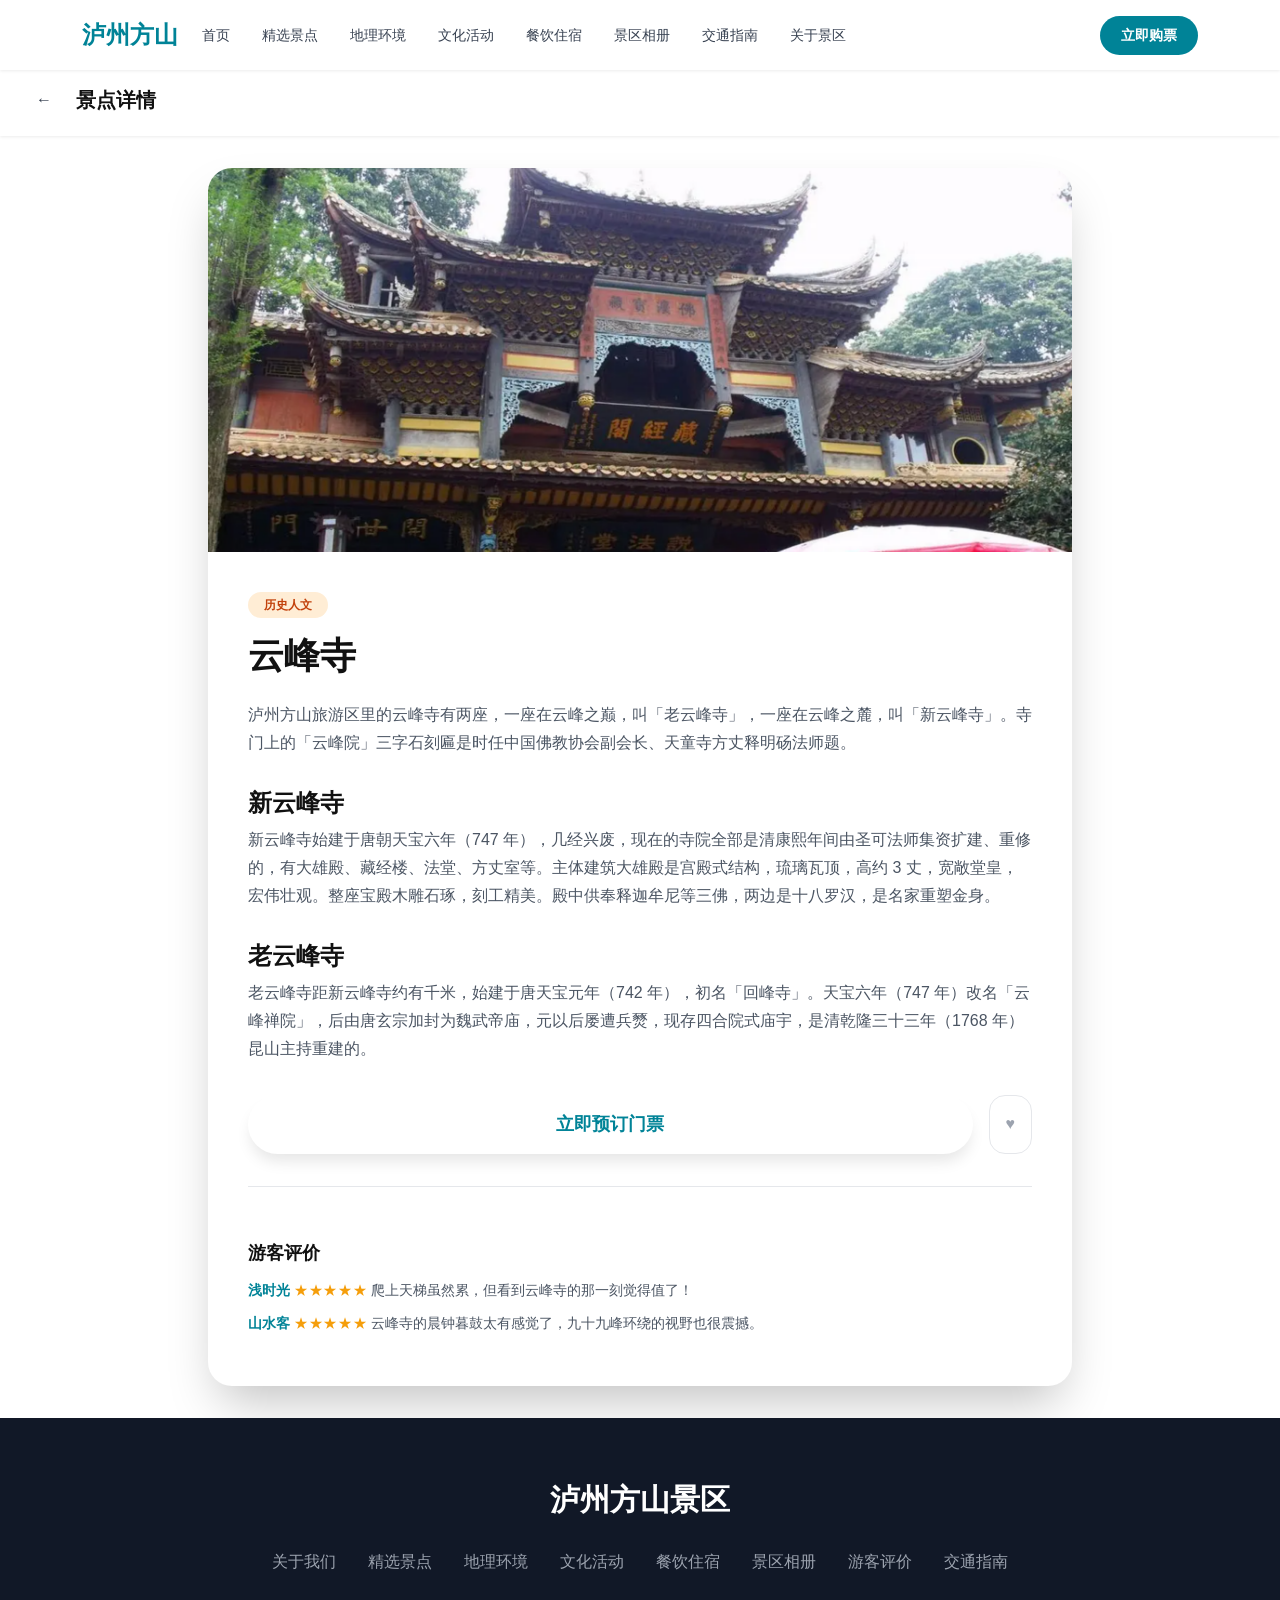
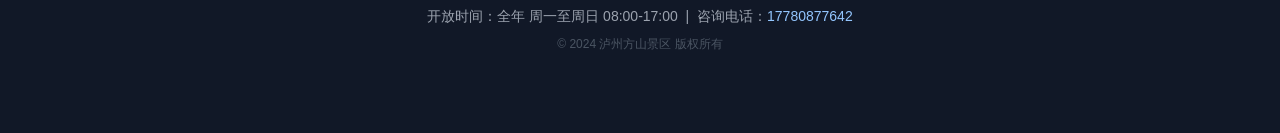
<file: xiangqing-yunfengsi.html>
<!DOCTYPE html>
<html lang="zh-CN">

<head>
    <meta charset="UTF-8">
    <meta name="viewport" content="width=device-width, initial-scale=1.0">
    <title>云峰寺 - 景点详情</title>
    <link href="https://cdn.jsdelivr.net/npm/bootstrap@5.3.2/dist/css/bootstrap.min.css" rel="stylesheet">
    <link rel="stylesheet" href="css/main.css">
    <link rel="stylesheet" href="css/com.css">
    <link rel="stylesheet" href="css/bootstrap-override.css">
</head>

<body>
    <nav class="navbar navbar-expand-lg navbar-light fixed-top navbar-scenic">
        <div class="container">
            <a class="navbar-brand" href="index.html">泸州方山</a>
            <button class="navbar-toggler" type="button" data-bs-toggle="collapse" data-bs-target="#navbarMain" aria-controls="navbarMain" aria-expanded="false" aria-label="展开菜单">
                <span class="navbar-toggler-icon"></span>
            </button>
            <div class="collapse navbar-collapse" id="navbarMain">
                <ul class="navbar-nav me-auto mb-2 mb-lg-0 gap-lg-3">
                    <li class="nav-item"><a class="nav-link" href="index.html">首页</a></li>
                    <li class="nav-item"><a class="nav-link" href="jingdian.html">精选景点</a></li>
                    <li class="nav-item"><a class="nav-link" href="dili.html">地理环境</a></li>
                    <li class="nav-item"><a class="nav-link" href="wenhuahuodong.html">文化活动</a></li>
                    <li class="nav-item"><a class="nav-link" href="canyin.html">餐饮住宿</a></li>
                    <li class="nav-item"><a class="nav-link" href="tuji.html">景区相册</a></li>
                    <li class="nav-item"><a class="nav-link" href="jiaotong.html">交通指南</a></li>
                    <li class="nav-item"><a class="nav-link" href="guanyu.html">关于景区</a></li>
                </ul>
                <a href="guanyu.html" class="btn btn-cta">立即购票</a>
            </div>
        </div>
    </nav>
    <header class="detail-header">
        <div class="container detail-header-inner">
            <a href="jingdian.html" class="detail-back" aria-label="返回">←</a>
            <h1 style="font-size:1.25rem;font-weight:700;margin:0;">景点详情</h1>
        </div>
    </header>
    <main class="detail-main container">
        <article class="detail-card">
            <img src="img/yunfengsi2.png" alt="云峰寺">
            <div class="detail-content">
                <span class="detail-badge">历史人文</span>
                <h2>云峰寺</h2>
                <div class="prose">
                    <p>泸州方山旅游区里的云峰寺有两座，一座在云峰之巅，叫「老云峰寺」，一座在云峰之麓，叫「新云峰寺」。寺门上的「云峰院」三字石刻匾是时任中国佛教协会副会长、天童寺方丈释明砀法师题。</p>
                    <h3>新云峰寺</h3>
                    <p>新云峰寺始建于唐朝天宝六年（747 年），几经兴废，现在的寺院全部是清康熙年间由圣可法师集资扩建、重修的，有大雄殿、藏经楼、法堂、方丈室等。主体建筑大雄殿是宫殿式结构，琉璃瓦顶，高约 3
                        丈，宽敞堂皇，宏伟壮观。整座宝殿木雕石琢，刻工精美。殿中供奉释迦牟尼等三佛，两边是十八罗汉，是名家重塑金身。</p>
                    <h3>老云峰寺</h3>
                    <p>老云峰寺距新云峰寺约有千米，始建于唐天宝元年（742 年），初名「回峰寺」。天宝六年（747
                        年）改名「云峰禅院」，后由唐玄宗加封为魏武帝庙，元以后屡遭兵燹，现存四合院式庙宇，是清乾隆三十三年（1768 年）昆山主持重建的。</p>
                </div>
                <div class="detail-actions">
                    <a href="guanyu.html" class="btn-primary">立即预订门票</a>
                    <button type="button" class="btn-icon" aria-label="收藏">♥</button>
                </div>
                <div class="detail-reviews">
                    <h3>游客评价</h3>
                    <p class="review-snippet"><span class="user">浅时光</span> <span class="stars">★★★★★</span>
                        爬上天梯虽然累，但看到云峰寺的那一刻觉得值了！</p>
                    <p class="review-snippet"><span class="user">山水客</span> <span class="stars">★★★★★</span>
                        云峰寺的晨钟暮鼓太有感觉了，九十九峰环绕的视野也很震撼。</p>
                </div>
            </div>
        </article>
    </main>
    <footer class="footer">
        <div class="container">
            <h2>泸州方山景区</h2>
            <div class="footer-links">
                <a href="guanyu.html">关于我们</a>
                <a href="jingdian.html">精选景点</a>
                <a href="dili.html">地理环境</a>
                <a href="wenhuahuodong.html">文化活动</a>
                <a href="canyin.html">餐饮住宿</a>
                <a href="tuji.html">景区相册</a>
                <a href="index.html#pingjia">游客评价</a>
                <a href="jiaotong.html">交通指南</a>
            </div>
            <p class="footer-info">开放时间：全年 周一至周日 08:00-17:00 &nbsp;|&nbsp; 咨询电话：<a href="tel:17780877642">17780877642</a></p>
            <p class="footer-copy">&copy; 2024 泸州方山景区 版权所有</p>
        </div>
    </footer>
    <script src="https://cdn.jsdelivr.net/npm/bootstrap@5.3.2/dist/js/bootstrap.bundle.min.js"></script>
    <script src="js/main.js"></script>
</body>

</html>
</file>
<file: css/main.css>
/* Layout & components - 泸州方山景区 */
:root {
    --river-blue: #008397;
    --max-width: 80rem;
    --spacing: 1rem;
}

* {
    box-sizing: border-box;
}

body {
    margin: 0;
    font-family: 'Noto Sans SC', -apple-system, sans-serif;
    color: #111;
    background: #fff;
}

/* ----- Nav（已由 Bootstrap navbar 替代，保留兼容） ----- */
.nav {
    position: fixed;
    top: 0;
    left: 0;
    right: 0;
    z-index: 50;
    background: rgba(255,255,255,0.9);
    backdrop-filter: blur(8px);
    box-shadow: 0 1px 3px rgba(0,0,0,0.08);
    padding: 1rem 0;
}

.nav-inner {
    max-width: var(--max-width);
    margin: 0 auto;
    padding: 0 var(--spacing);
    display: flex;
    justify-content: space-between;
    align-items: center;
}

.nav-logo {
    font-size: 1.5rem;
    font-weight: 700;
    color: var(--river-blue);
    text-decoration: none;
}

.nav-links {
    display: none;
}

@media (min-width: 768px) {
    .nav-links {
        display: flex;
        gap: 2rem;
        font-size: 0.875rem;
        font-weight: 500;
    }
    .nav-links a {
        color: #374151;
        text-decoration: none;
    }
    .nav-links a:hover,
    .nav-links a.active {
        color: var(--river-blue);
        font-weight: 700;
    }
}

.nav-cta {
    background: var(--river-blue);
    color: #fff;
    padding: 0.5rem 1.5rem;
    border-radius: 9999px;
    font-size: 0.875rem;
    font-weight: 700;
    text-decoration: none;
}

/* ----- Banner (index) ----- */
.banner {
    min-height: 100vh;
    position: relative;
    display: flex;
    align-items: center;
    justify-content: center;
    overflow: hidden;
}

.banner img {
    position: absolute;
    inset: 0;
    width: 100%;
    height: 100%;
    object-fit: cover;
}

.banner-overlay {
    position: absolute;
    inset: 0;
    background: rgba(0,0,0,0.4);
}

.banner-content {
    position: relative;
    z-index: 10;
    text-align: center;
    color: #fff;
    padding: var(--spacing);
}

.banner h1 {
    font-size: clamp(2rem, 5vw, 4rem);
    font-weight: 700;
    margin-bottom: 1.5rem;
}

.banner p {
    font-size: 1.25rem;
    opacity: 0.9;
    margin-bottom: 2.5rem;
}

.banner-btns {
    display: flex;
    flex-wrap: wrap;
    justify-content: center;
    gap: 1rem;
}

.btn-primary {
    background: #fff;
    color: var(--river-blue);
    padding: 0.75rem 2rem;
    border-radius: 9999px;
    font-weight: 700;
    text-decoration: none;
    transition: transform 0.2s;
}

.btn-primary:hover {
    transform: scale(1.05);
}

.btn-outline {
    border: 2px solid #fff;
    color: #fff;
    padding: 0.75rem 2rem;
    border-radius: 9999px;
    font-weight: 700;
    text-decoration: none;
    transition: background 0.2s, color 0.2s;
}

.btn-outline:hover {
    background: #fff;
    color: var(--river-blue);
}

/* ----- Content section ----- */
.section {
    max-width: var(--max-width);
    margin: 0 auto;
    padding: 4rem var(--spacing);
}

.cards {
    display: grid;
    grid-template-columns: 1fr;
    gap: 2rem;
}

@media (min-width: 768px) {
    .cards {
        grid-template-columns: repeat(3, 1fr);
    }
}

.card {
    cursor: pointer;
}

.card-image {
    display: block;
    height: 16rem;
    border-radius: 1.5rem;
    overflow: hidden;
    margin-bottom: 1.5rem;
    box-shadow: 0 10px 15px -3px rgba(0,0,0,0.1);
    text-decoration: none;
}

.card-image img {
    width: 100%;
    height: 100%;
    object-fit: cover;
    transition: transform 0.5s;
}

.card:hover .card-image img {
    transform: scale(1.1);
}

.card h3 {
    font-size: 1.5rem;
    font-weight: 700;
    margin-bottom: 0.5rem;
}

.card-desc {
    color: #6b7280;
    font-size: 0.875rem;
}

.card-link {
    margin-top: 1rem;
    display: inline-block;
    color: var(--river-blue);
    font-weight: 700;
    text-decoration: none;
}

/* ----- Footer ----- */
.footer {
    background: #111827;
    color: #fff;
    padding: 4rem var(--spacing);
    text-align: center;
}

.footer h2 {
    font-size: 1.875rem;
    font-weight: 700;
    margin-bottom: 2rem;
}

.footer-links {
    display: flex;
    justify-content: center;
    gap: 2rem;
    margin-bottom: 2rem;
}

.footer-links a {
    color: #9ca3af;
    text-decoration: none;
}

.footer-links a:hover {
    color: #fff;
}

.footer-info {
    font-size: 0.875rem;
    color: #9ca3af;
    margin-bottom: 0.5rem;
}

.footer-info a {
    color: #93c5fd;
    text-decoration: none;
}

.footer-info a:hover {
    text-decoration: underline;
}

.footer-copy {
    font-size: 0.75rem;
    color: #4b5563;
}

/* ----- Page header (page1) ----- */
.page-header {
    background: var(--river-blue);
    color: #fff;
    padding: 4rem var(--spacing);
    text-align: center;
}

.page-header h1 {
    font-size: 2.25rem;
    font-weight: 700;
    margin-bottom: 0.5rem;
}

.page-header p {
    opacity: 0.8;
}

/* ----- 图集 Gallery ----- */
.gallery-grid {
    display: grid;
    grid-template-columns: repeat(2, 1fr);
    gap: 1rem;
}

@media (min-width: 640px) {
    .gallery-grid {
        grid-template-columns: repeat(3, 1fr);
        gap: 1.25rem;
    }
}

@media (min-width: 1024px) {
    .gallery-grid {
        grid-template-columns: repeat(4, 1fr);
        gap: 1.5rem;
    }
}

.gallery-item {
    margin: 0;
    border-radius: 0.75rem;
    overflow: hidden;
    box-shadow: 0 4px 6px -1px rgba(0,0,0,0.1), 0 2px 4px -2px rgba(0,0,0,0.1);
}

.gallery-item img {
    width: 100%;
    height: 12rem;
    object-fit: cover;
    display: block;
}

.gallery-item:hover img {
    transform: scale(1.05);
}

.gallery-item img {
    transition: transform 0.3s ease;
}

/* ----- Page1: 景点分类 ----- */
.filters {
    display: flex;
    gap: 1rem;
    margin-bottom: 2rem;
    overflow-x: auto;
    padding-bottom: 1rem;
}

.filters button {
    flex-shrink: 0;
    padding: 0.5rem 1.5rem;
    border-radius: 9999px;
    border: none;
    font-size: 0.875rem;
    cursor: pointer;
    white-space: nowrap;
}

.filters button.active {
    background: var(--river-blue);
    color: #fff;
}

.filters button:not(.active) {
    background: #f3f4f6;
    color: #4b5563;
}

.attraction-grid {
    display: grid;
    grid-template-columns: 1fr;
    gap: 2rem;
}

@media (min-width: 768px) {
    .attraction-grid {
        grid-template-columns: repeat(2, 1fr);
    }
}

@media (min-width: 1024px) {
    .attraction-grid {
        grid-template-columns: repeat(4, 1fr);
    }
}

.attraction-item {
    display: block;
    text-decoration: none;
    color: inherit;
}

.attraction-item .thumb {
    height: 12rem;
    border-radius: 1rem;
    overflow: hidden;
    margin-bottom: 0.5rem;
}

.attraction-item .thumb img {
    width: 100%;
    height: 100%;
    object-fit: cover;
    transition: transform 0.5s;
}

.attraction-item:hover .thumb img {
    transform: scale(1.1);
}

.attraction-item .tag {
    font-size: 0.75rem;
    color: var(--river-blue);
    font-weight: 700;
}

.attraction-item h3 {
    font-size: 1.125rem;
    font-weight: 700;
}

/* ----- Page2: 关于景区 ----- */
.about-card {
    max-width: 64rem;
    margin: 2rem auto;
    background: #fff;
    box-shadow: 0 25px 50px -12px rgba(0,0,0,0.25);
    border-radius: 3rem;
    overflow: hidden;
}

.about-banner {
    position: relative;
    height: 24rem;
}

.about-banner img {
    width: 100%;
    height: 100%;
    object-fit: cover;
}

.about-banner-overlay {
    position: absolute;
    inset: 0;
    background: rgba(0,0,0,0.3);
    display: flex;
    align-items: center;
    justify-content: center;
}

.about-banner h1 {
    font-size: 3rem;
    font-weight: 700;
    color: #fff;
}

.about-body {
    padding: 4rem;
}

.about-body h2 {
    font-size: 1.875rem;
    font-weight: 700;
    margin-bottom: 2rem;
}

.about-body .intro {
    color: #4b5563;
    line-height: 1.75;
    font-size: 1.125rem;
    margin-bottom: 1.5rem;
}

.about-info {
    margin-top: 1.5rem;
    padding: 1.25rem 1.5rem;
    background: #f0f9ff;
    border-radius: 0.75rem;
    border-left: 4px solid var(--river-blue);
}

.about-info p {
    margin: 0.5rem 0;
    color: #1e293b;
}

.about-info a {
    color: var(--river-blue);
    text-decoration: none;
    font-weight: 600;
}

.about-info a:hover {
    text-decoration: underline;
}

.stats {
    margin-top: 2rem;
    display: grid;
    grid-template-columns: repeat(2, 1fr);
    gap: 2rem;
}

@media (min-width: 768px) {
    .stats {
        grid-template-columns: repeat(4, 1fr);
    }
}

.stat {
    text-align: center;
}

.stat-value {
    font-size: 2.25rem;
    font-weight: 700;
    color: var(--river-blue);
    margin-bottom: 0.25rem;
}

.stat-label {
    font-size: 0.875rem;
    color: #9ca3af;
}

.about-back {
    margin-top: 2rem;
    text-align: center;
}

.btn-secondary {
    display: inline-block;
    background: #f3f4f6;
    color: #4b5563;
    padding: 1rem 2.5rem;
    border-radius: 9999px;
    font-weight: 700;
    text-decoration: none;
}

.btn-secondary:hover {
    background: #e5e7eb;
}

/* ----- Page3: 景点详情 ----- */
.detail-header {
    background: #fff;
    box-shadow: 0 1px 3px rgba(0,0,0,0.08);
    padding: 1rem;
    position: sticky;
    top: 3.25rem;
    z-index: 40;
}

.detail-header-inner {
    max-width: var(--max-width);
    margin: 0 auto;
    display: flex;
    align-items: center;
    gap: 1rem;
}

.detail-back {
    padding: 0.5rem;
    border-radius: 9999px;
    text-decoration: none;
    color: #374151;
}

.detail-back:hover {
    background: #f3f4f6;
}

.detail-main {
    max-width: 56rem;
    margin: 2rem auto;
    padding: 0 var(--spacing);
}

.detail-card {
    background: #fff;
    border-radius: 1.5rem;
    overflow: hidden;
    box-shadow: 0 25px 50px -12px rgba(0,0,0,0.25);
}

.detail-card img {
    width: 100%;
    height: 24rem;
    object-fit: cover;
}

.detail-content {
    padding: 2.5rem;
}

.detail-badge {
    display: inline-block;
    background: #ffedd5;
    color: #c2410c;
    padding: 0.25rem 1rem;
    border-radius: 9999px;
    font-size: 0.75rem;
    font-weight: 700;
    margin-bottom: 1rem;
}

.detail-content h2 {
    font-size: 2.25rem;
    font-weight: 700;
    margin-bottom: 1.5rem;
}

.detail-content .prose {
    color: #4b5563;
    line-height: 1.75;
}

.detail-content .prose p {
    margin-bottom: 1.5rem;
}

.detail-content h3 {
    font-size: 1.5rem;
    font-weight: 700;
    color: #111;
    margin-top: 2rem;
    margin-bottom: 0.5rem;
}

.detail-content ul {
    list-style: disc;
    padding-left: 1.25rem;
}

.detail-content li {
    margin-bottom: 0.5rem;
}

.detail-actions {
    margin-top: 2rem;
    display: flex;
    gap: 1rem;
}

.detail-actions .btn-primary {
    flex: 1;
    text-align: center;
    padding: 1rem;
    font-size: 1.125rem;
    border: none;
    cursor: pointer;
    box-shadow: 0 10px 15px -3px rgba(0,0,0,0.1);
}

.detail-actions .btn-icon {
    padding: 1rem;
    border: 1px solid #e5e7eb;
    border-radius: 1rem;
    background: #fff;
    color: #9ca3af;
    cursor: pointer;
}

.detail-reviews {
    margin-top: 2rem;
    padding-top: 1.5rem;
    border-top: 1px solid #e5e7eb;
}

.detail-reviews h3 {
    font-size: 1.125rem;
    font-weight: 700;
    margin-bottom: 1rem;
}

.detail-reviews .review-snippet {
    font-size: 0.875rem;
    color: #4b5563;
    line-height: 1.5;
    margin-bottom: 0.75rem;
}

.detail-reviews .review-snippet .user {
    color: var(--river-blue);
    font-weight: 600;
}

/* ----- 餐饮住宿 ----- */
.food-grid {
    display: grid;
    grid-template-columns: 1fr;
    gap: 2rem;
}

@media (min-width: 768px) {
    .food-grid {
        grid-template-columns: repeat(2, 1fr);
    }
}

.food-card {
    background: #fff;
    border-radius: 1.5rem;
    overflow: hidden;
    box-shadow: 0 10px 30px rgba(0,0,0,0.08);
    display: flex;
    flex-direction: column;
}

.food-card-image {
    height: 12rem;
    overflow: hidden;
}

.food-card-image img {
    width: 100%;
    height: 100%;
    object-fit: cover;
}

.food-card-body {
    padding: 1.5rem;
    flex: 1;
}

.food-card-type {
    font-size: 0.75rem;
    color: var(--river-blue);
    font-weight: 700;
    margin-bottom: 0.25rem;
}

.food-card h3 {
    font-size: 1.25rem;
    font-weight: 700;
    margin-bottom: 0.5rem;
}

.food-card-price {
    color: #6b7280;
    font-size: 0.875rem;
    margin-bottom: 0.5rem;
}

.food-card-desc {
    color: #4b5563;
    font-size: 0.875rem;
    line-height: 1.6;
    margin-bottom: 1rem;
}

.food-card-loc {
    font-size: 0.8125rem;
    color: #9ca3af;
    margin-bottom: 1rem;
}

.food-reviews {
    border-top: 1px solid #f3f4f6;
    padding-top: 1rem;
}

.food-reviews h4 {
    font-size: 0.8125rem;
    font-weight: 700;
    color: #374151;
    margin-bottom: 0.5rem;
}

.review-snippet {
    font-size: 0.8125rem;
    color: #6b7280;
    line-height: 1.5;
}

.review-snippet .user {
    color: var(--river-blue);
    font-weight: 600;
}

.stars {
    color: #f59e0b;
    letter-spacing: 0.05em;
}

/* ----- 游客评价 ----- */
.review-list {
    max-width: 56rem;
    margin: 0 auto;
}

.review-card {
    background: #fff;
    border-radius: 1rem;
    padding: 1.5rem;
    margin-bottom: 1rem;
    box-shadow: 0 4px 6px -1px rgba(0,0,0,0.06);
}

.review-card-header {
    display: flex;
    align-items: center;
    gap: 0.75rem;
    margin-bottom: 0.75rem;
}

.review-avatar {
    width: 2.5rem;
    height: 2.5rem;
    border-radius: 9999px;
    background: #e5e7eb;
    object-fit: cover;
}

.review-meta {
    flex: 1;
}

.review-user {
    font-weight: 700;
    color: #111;
}

.review-date {
    font-size: 0.8125rem;
    color: #9ca3af;
}

.review-content {
    color: #4b5563;
    line-height: 1.6;
    margin-bottom: 0.75rem;
}

.review-link {
    font-size: 0.875rem;
}

.review-link a {
    color: var(--river-blue);
    font-weight: 600;
    text-decoration: none;
}

.review-link a:hover {
    text-decoration: underline;
}

/* ----- 交通指南 ----- */
.traffic-section {
    max-width: 48rem;
    margin: 0 auto;
}

.traffic-intro {
    text-align: center;
    color: #4b5563;
    margin-bottom: 2rem;
    line-height: 1.6;
}

.route-card {
    background: #fff;
    border-radius: 1rem;
    padding: 1.5rem;
    margin-bottom: 1.25rem;
    box-shadow: 0 4px 6px -1px rgba(0,0,0,0.06);
    border-left: 4px solid var(--river-blue);
}

.route-card h3 {
    font-size: 1.125rem;
    font-weight: 700;
    margin-bottom: 0.75rem;
    color: #111;
}

.route-card .route-label {
    font-size: 0.75rem;
    color: var(--river-blue);
    font-weight: 700;
    margin-bottom: 0.25rem;
}

.route-steps {
    list-style: none;
    padding: 0;
    margin: 0;
}

.route-steps li {
    position: relative;
    padding-left: 1.25rem;
    margin-bottom: 0.5rem;
    color: #4b5563;
    line-height: 1.5;
}

.route-steps li::before {
    content: '';
    position: absolute;
    left: 0;
    top: 0.5em;
    width: 6px;
    height: 6px;
    border-radius: 50%;
    background: var(--river-blue);
}

.route-steps li strong {
    color: #111;
}

/* ----- 地理环境 / 自然资源 / 经典景点详述（长文内容页）----- */
.content-page {
    max-width: 56rem;
    margin: 0 auto;
    padding: 2rem var(--spacing) 4rem;
}

.content-page .page-header {
    margin-bottom: 0;
}

.content-section {
    margin-bottom: 3rem;
}

.content-section h2 {
    font-size: 1.5rem;
    font-weight: 700;
    color: #111;
    margin-bottom: 1rem;
    padding-bottom: 0.5rem;
    border-bottom: 2px solid var(--river-blue);
}

.content-section .prose {
    color: #4b5563;
    line-height: 1.8;
    font-size: 1rem;
}

.content-section .prose p {
    margin-bottom: 1rem;
}

.content-figure {
    margin: 1.5rem 0;
    border-radius: 1rem;
    overflow: hidden;
    box-shadow: 0 10px 25px rgba(0,0,0,0.08);
}

.content-figure img {
    width: 100%;
    height: auto;
    display: block;
}

.content-figure figcaption {
    padding: 0.75rem 1rem;
    font-size: 0.875rem;
    color: #6b7280;
    background: #f9fafb;
}

.content-section h3 {
    font-size: 1.25rem;
    font-weight: 700;
    color: #111;
    margin-top: 1.5rem;
    margin-bottom: 0.5rem;
}

.content-section h4 {
    font-size: 1.0625rem;
    font-weight: 600;
    color: #374151;
    margin-top: 1rem;
    margin-bottom: 0.25rem;
}
</file>
<file: css/com.css>
/* Common Styles（变量与布局见 main.css） */
body {
    font-family: 'Noto Sans SC', sans-serif;
}

.animate-fade-in-up {
    animation: fadeInUp 0.6s ease-out forwards;
}

@keyframes fadeInUp {
    from {
        opacity: 0;
        transform: translateY(20px);
    }
    to {
        opacity: 1;
        transform: translateY(0);
    }
}

.hide-scrollbar::-webkit-scrollbar {
    display: none;
}
</file>
